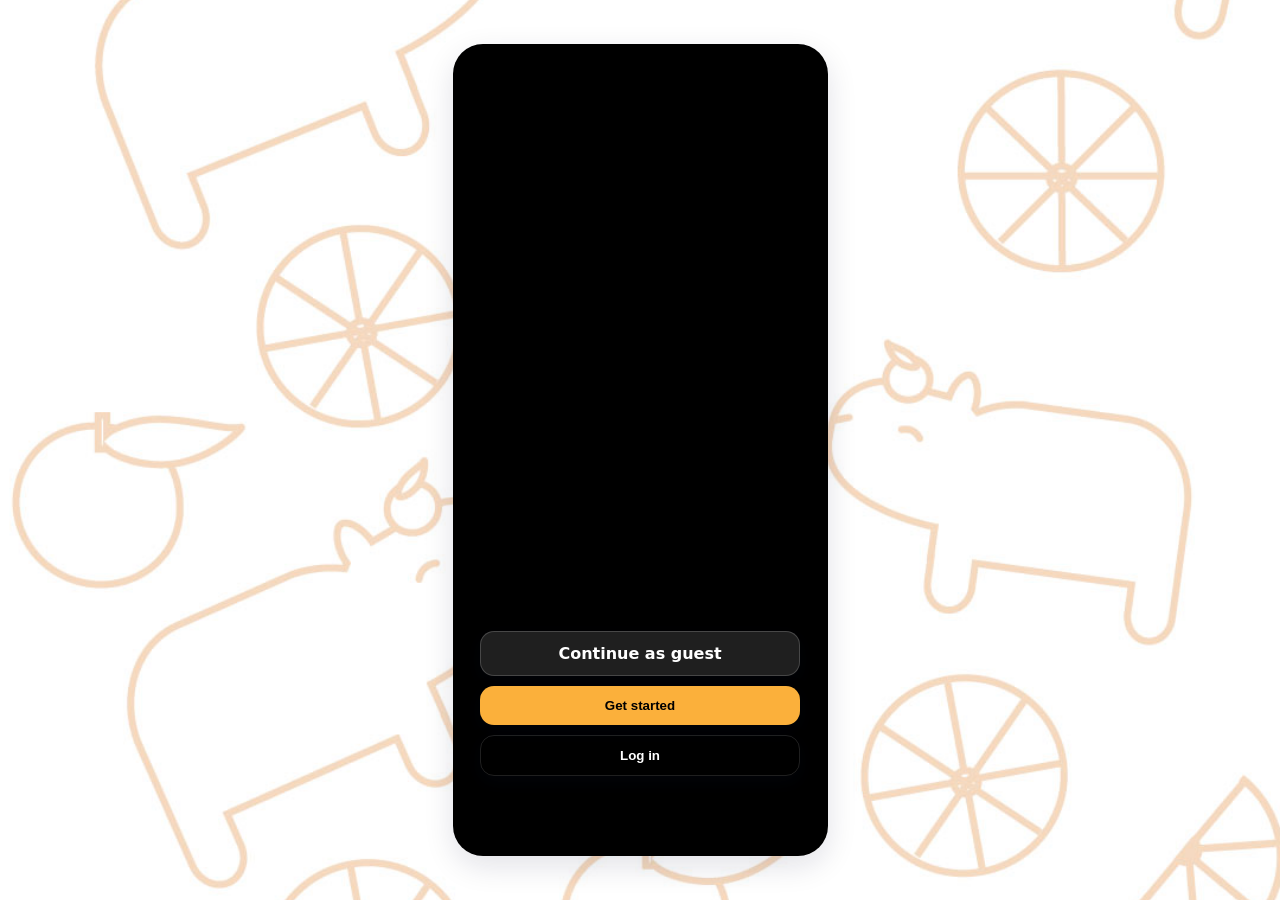
<file: index.html>
<!doctype html>
<html lang="en">
  <head>
    <meta charset="utf-8">
    <meta name="viewport" content="width=device-width, initial-scale=1">
    <title>CapyPal — ADHD app</title>
    <link rel="stylesheet" href="style.css">
  </head>
  <body>
    <section class="entrance">
      <video autoplay muted loop class="bg-video" playsinline>
        <source src="entrance.mp4" type="video/mp4">
      </video>
  <!-- brand removed per request -->
        <div class="buttons hero-ctas">
          <a id="guestBtn" href="home.html" class="btn outline" style="text-decoration:none;display:inline-block;text-align:center">Continue as guest</a>
          <button id="signupBtn" class="btn primary">Get started</button>
          <button id="loginBtn" class="btn secondary">Log in</button>
        </div>
    </section>

    <script src="app.js"></script>
  </body>
</html>
</file>
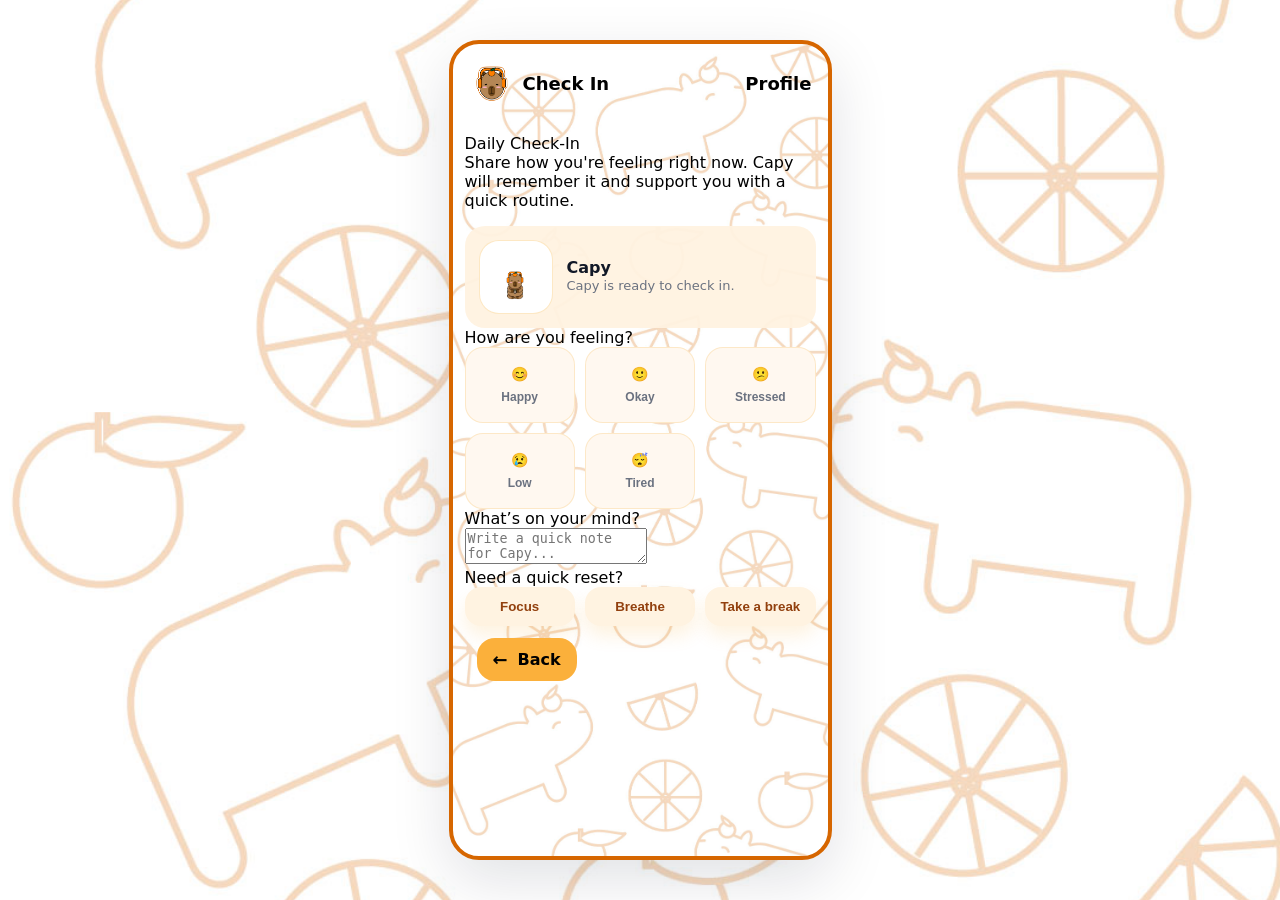
<file: checkin.html>
<!doctype html>
<html lang="en">
  <head>
    <meta charset="utf-8">
    <meta name="viewport" content="width=device-width, initial-scale=1">
    <title>CapyPal — Check In</title>
    <link rel="stylesheet" href="style.css">
  </head>
  <body>
    <div class="app-shell">
      <div class="app-frame">
        <header class="header_home">
          <div class="left">
            <img src="CapyPal-Adhd-app_capy_icon.png" alt="capy" class="app-icon">
            <div class="title">Check In</div>
          </div>
          <div class="right">Profile</div>
        </header>

        <main class="home-main checkin-main">
          <section class="checkin-card">
            <div class="checkin-top">
              <div class="checkin-title">Daily Check‑In</div>
              <div class="checkin-sub">Share how you're feeling right now. Capy will remember it and support you with a quick routine.</div>
              <div class="outfit-preview">
                <img src="cappy_cabybara.png" alt="Hoodie outfit" class="checkin-outfit">
                <div>
                  <div class="outfit-label">Capy</div>
                  <div class="outfit-note">Capy is ready to check in.</div>
                </div>
              </div>
            </div>

            <div class="section-block">
              <div class="section-label">How are you feeling?</div>
              <div class="mood-grid">
                <button type="button" class="mood-option">😊<span>Happy</span></button>
                <button type="button" class="mood-option">🙂<span>Okay</span></button>
                <button type="button" class="mood-option">😕<span>Stressed</span></button>
                <button type="button" class="mood-option">😢<span>Low</span></button>
                <button type="button" class="mood-option">😴<span>Tired</span></button>
              </div>
            </div>

            <div class="section-block">
              <div class="section-label">What’s on your mind?</div>
              <textarea class="checkin-notes" placeholder="Write a quick note for Capy..."></textarea>
            </div>

            <div class="section-block">
              <div class="section-label">Need a quick reset?</div>
              <div class="quick-actions">
                <button type="button" class="quick-pill" data-action="Focus">Focus</button>
                <button type="button" class="quick-pill" data-action="Breathe">Breathe</button>
                <button type="button" class="quick-pill" data-action="Take a break">Take a break</button>
              </div>
            </div>

            <div class="duration-panel hidden" id="durationPanel">
              <div class="section-label">Choose how long</div>
              <div class="duration-controls">
                <label class="duration-row">hrs
                  <input type="number" min="0" max="12" value="0" id="durationHours">
                </label>
                <label class="duration-row">mins
                  <input type="number" min="0" max="59" value="10" id="durationMinutes">
                </label>
                <label class="duration-row">secs
                  <input type="number" min="0" max="59" value="0" id="durationSeconds">
                </label>
              </div>
              <div class="selected-details">Selected: <span id="selectedActionText">Focus</span> for <span id="selectedDurationText">0h 10m 0s</span></div>
            </div>
            <div style="padding:12px;">

              <a href="checkoncapy.html" class="btn back-btn"><span class="back-arrow">←</span>Back</a>
            </div>
          </section>
        </main>
      </div>
    </div>
    <script>
      const quickPills = document.querySelectorAll('.quick-pill');
      const durationPanel = document.getElementById('durationPanel');
      const selectedActionText = document.getElementById('selectedActionText');
      const selectedDurationText = document.getElementById('selectedDurationText');
      const durationInputs = [
        document.getElementById('durationHours'),
        document.getElementById('durationMinutes'),
        document.getElementById('durationSeconds')
      ];

      function updateDurationText() {
        const hours = durationInputs[0].value.padStart(1, '0');
        const mins = durationInputs[1].value.padStart(1, '0');
        const secs = durationInputs[2].value.padStart(1, '0');
        selectedDurationText.textContent = `${hours}h ${mins}m ${secs}s`;
      }

      quickPills.forEach(btn => {
        btn.addEventListener('click', () => {
          quickPills.forEach(item => item.classList.remove('active'));
          btn.classList.add('active');
          selectedActionText.textContent = btn.dataset.action;
          if (!durationPanel.classList.contains('hidden')) {
            updateDurationText();
          }
          durationPanel.classList.remove('hidden');
        });
      });

      durationInputs.forEach(input => {
        input.addEventListener('input', () => {
          if (durationPanel.classList.contains('hidden')) return;
          updateDurationText();
        });
      });

      updateDurationText();
    </script>
  </body>
</html>
</file>
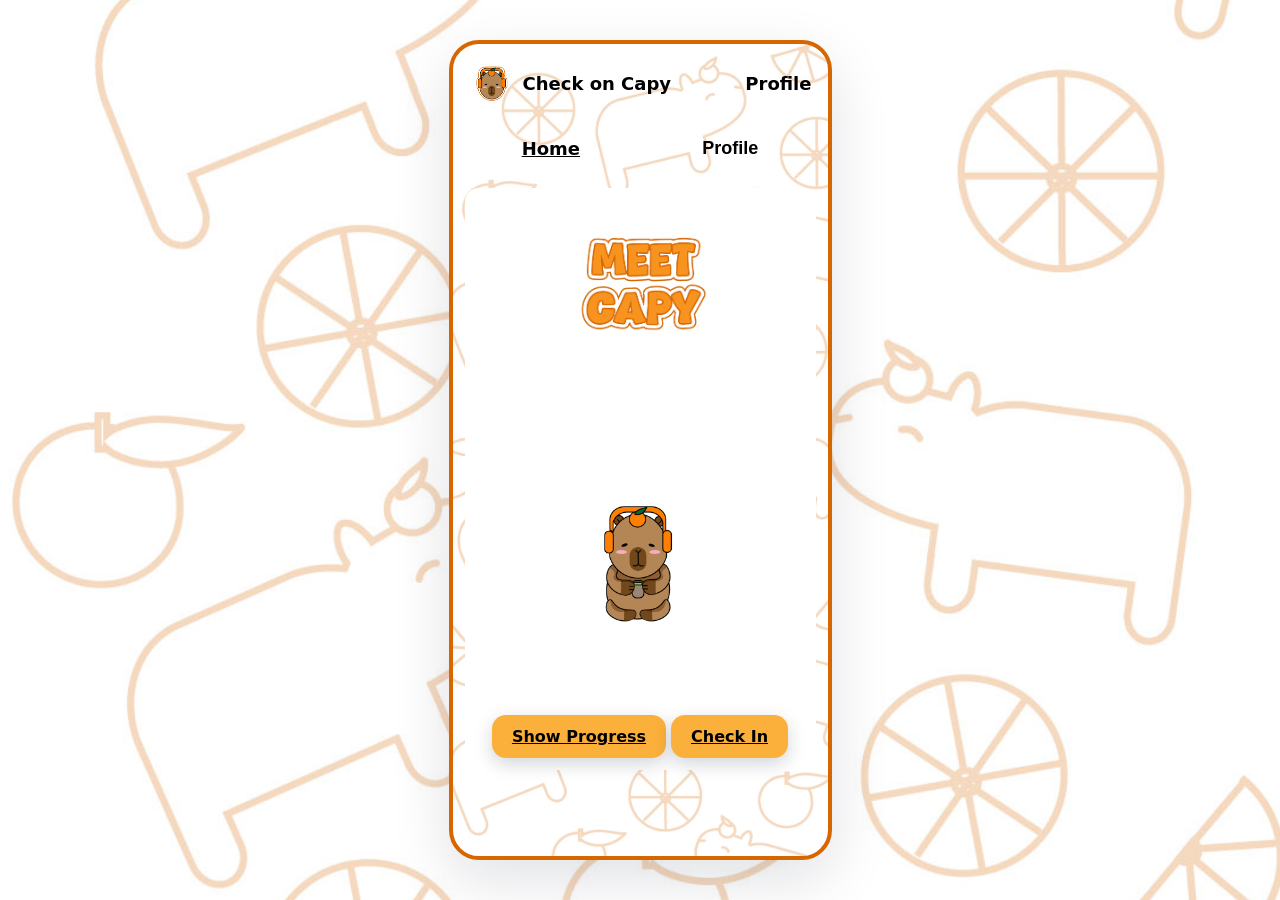
<file: checkoncapy.html>
<!doctype html>
<html lang="en">
  <head>
    <meta charset="utf-8">
    <meta name="viewport" content="width=device-width, initial-scale=1">
    <title>CapyPal — Check on Capy</title>
    <link rel="stylesheet" href="style.css">
  </head>
  <body>
    <div class="app-shell">
      <div class="app-frame">
        <header class="header_home">
          <div class="left">
            <img src="CapyPal-Adhd-app_capy_icon.png" alt="capy" class="app-icon">
            <div class="title">Check on Capy</div>
          </div>
          <div class="right">Profile</div>
        </header>

        <nav class="top-nav">
          <a href="home.html" class="nav-item nav-home">Home</a>
          <button class="nav-item nav-profile">Profile</button>
        </nav>

        <main class="home-main">
          <section class="checkon card">
            <div class="checkon-inner">
              <img src="CapyPal-Adhd-app_meet-capy.png" alt="meet capy" class="checkon-img meet-img">
               <img src="cappy_cabybara.png" alt="capy" class="checkon-img secondary-img">
              <div class="checkon-content">
                <div style="margin-top:12px;display:flex;gap:5px;align-items:center;">
                  <a href="show progress.html" class="btn primary">Show Progress</a>
                  <a href="checkin.html" class="btn primary">Check In</a>
                </div>
              </div>
            </div>
          </section>
        </main>
      </div>
    </div>
  </body>
</html>
</file>
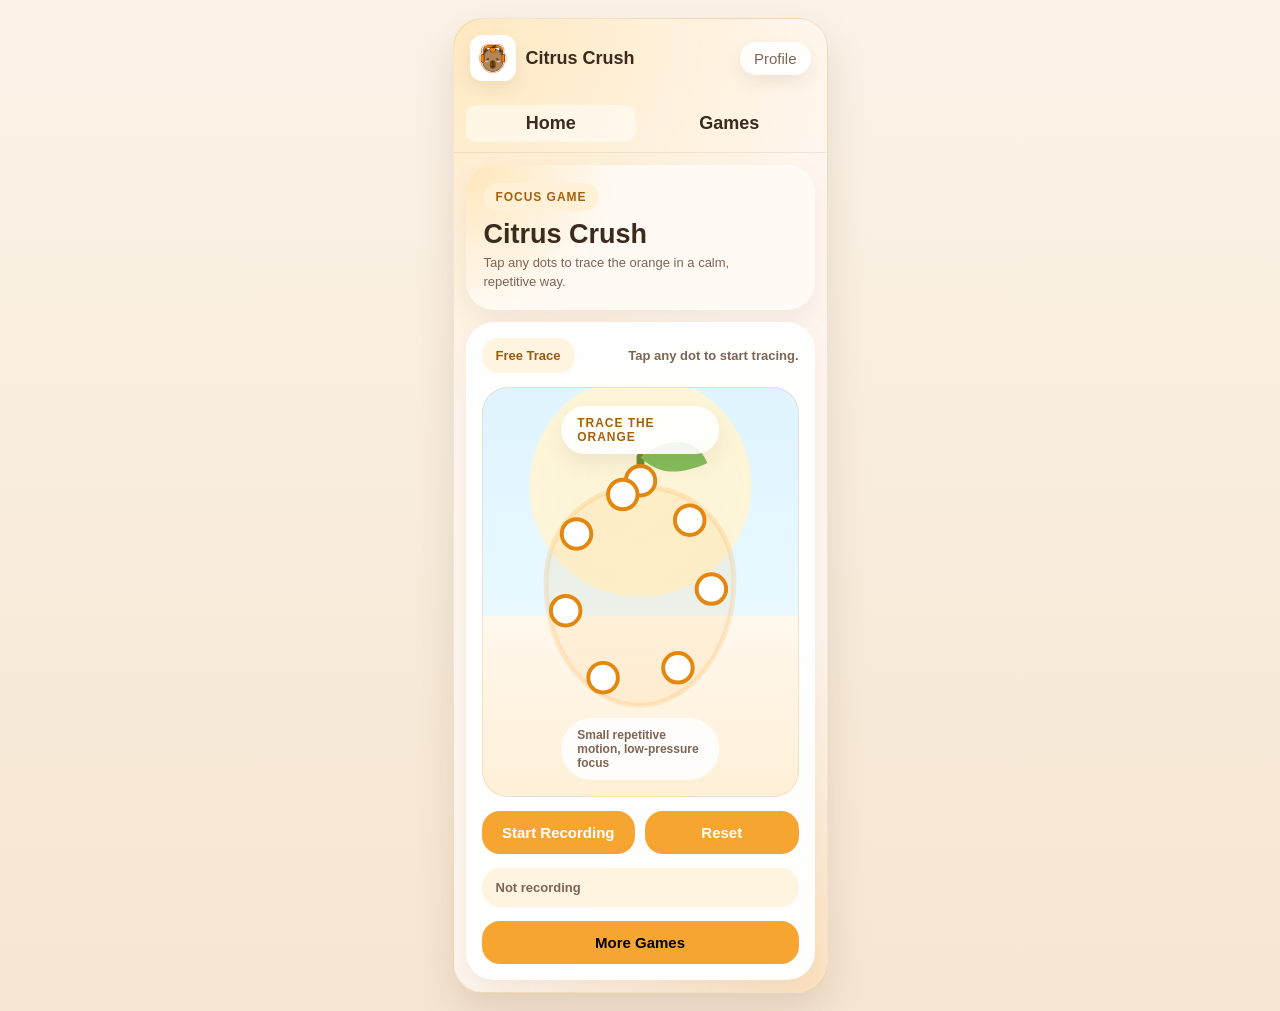
<file: citruscrush.html>
<!doctype html>
<html lang="en">
<head>
  <meta charset="utf-8">
  <meta name="viewport" content="width=device-width, initial-scale=1">
  <title>CapyPal — Citrus Crush</title>
  <style>
    :root {
      --bg: #f8f1e6;
      --frame: #fff7ef;
      --surface: rgba(255, 255, 255, 0.95);
      --text: #3b2a1e;
      --muted: #7d6556;
      --orange: #f7a531;
      --orange-deep: #e48711;
      --orange-soft: #fff1d8;
      --leaf: #8abf63;
      --line: #ff8d32;
      --shadow: 0 18px 40px rgba(96, 65, 33, 0.14);
    }

    * {
      box-sizing: border-box;
    }

    body {
      margin: 0;
      min-height: 100vh;
      display: flex;
      justify-content: center;
      align-items: center;
      padding: 18px;
      background: linear-gradient(180deg, #fbf3e8 0%, #f6e6d1 100%);
      color: var(--text);
      font-family: Arial, Helvetica, sans-serif;
    }

    .app-shell {
      width: 100%;
      max-width: 375px;
    }

    .app-frame {
      width: 375px;
      min-height: 812px;
      display: flex;
      flex-direction: column;
      background:
        radial-gradient(circle at top left, rgba(255, 231, 187, 0.9), transparent 38%),
        radial-gradient(circle at bottom right, rgba(247, 165, 49, 0.24), transparent 34%),
        var(--frame);
      border-radius: 30px;
      box-shadow: var(--shadow);
      border: 1px solid rgba(180, 125, 66, 0.16);
      overflow: hidden;
    }

    .header_home {
      display: flex;
      justify-content: space-between;
      align-items: center;
      padding: 16px;
    }

    .left {
      display: flex;
      align-items: center;
      gap: 10px;
      min-width: 0;
    }

    .app-icon {
      width: 46px;
      height: 46px;
      border-radius: 12px;
      object-fit: cover;
      background: #fff;
      padding: 4px;
      box-shadow: 0 8px 18px rgba(64, 43, 17, 0.08);
    }

    .title {
      font-size: 18px;
      font-weight: 800;
      color: var(--text);
      text-decoration: none;
      white-space: nowrap;
    }

    .right {
      padding: 8px 14px;
      border-radius: 999px;
      background: rgba(255, 255, 255, 0.88);
      color: var(--muted);
      font-size: 15px;
      box-shadow: 0 8px 18px rgba(64, 43, 17, 0.08);
    }

    .top-nav {
      display: flex;
      gap: 8px;
      justify-content: space-around;
      padding: 8px 12px 10px;
      border-bottom: 1px solid rgba(125, 101, 86, 0.12);
    }

    .nav-item {
      flex: 1;
      text-align: center;
      padding: 8px 12px;
      border-radius: 10px;
      border: none;
      background: transparent;
      color: var(--text);
      font-size: 18px;
      font-weight: 800;
      text-decoration: none;
    }

    .nav-home {
      background: rgba(255, 255, 255, 0.48);
    }

    .home-main {
      flex: 1;
      padding: 12px;
      display: grid;
      gap: 12px;
    }

    .hero-card,
    .game-card {
      background: var(--surface);
      border-radius: 28px;
      box-shadow: 0 14px 30px rgba(96, 65, 33, 0.08);
    }

    .hero-card {
      padding: 18px;
      display: grid;
      grid-template-columns: 1fr auto;
      gap: 12px;
      align-items: center;
      background:
        radial-gradient(circle at top left, rgba(255, 214, 138, 0.55), transparent 40%),
        rgba(255, 250, 244, 0.98);
    }

    .hero-copy {
      min-width: 0;
    }

    .eyebrow {
      display: inline-flex;
      align-items: center;
      gap: 8px;
      padding: 7px 12px;
      border-radius: 999px;
      background: var(--orange-soft);
      color: #a8600d;
      font-size: 12px;
      font-weight: 800;
      text-transform: uppercase;
      letter-spacing: 0.08em;
    }

    .hero-title {
      margin: 10px 0 6px;
      font-size: 27px;
      line-height: 1;
      font-weight: 900;
    }

    .hero-title-image {
      width: 100%;
      max-width: 220px;
      display: block;
      margin: 10px 0 8px;
    }

    .hero-sub {
      margin: 0;
      font-size: 13px;
      line-height: 1.45;
      color: var(--muted);
    }

    .hero-badge {
      width: 88px;
      height: 88px;
      border-radius: 24px;
      object-fit: contain;
      background: linear-gradient(180deg, #fff3db 0%, #ffdca6 100%);
      padding: 12px;
      box-shadow: inset 0 0 0 1px rgba(228, 135, 17, 0.12);
    }

    .game-card {
      padding: 16px;
      display: grid;
      gap: 14px;
    }

    .status-row {
      display: flex;
      align-items: center;
      justify-content: space-between;
      gap: 12px;
      flex-wrap: wrap;
    }

    .status-chip {
      padding: 10px 14px;
      border-radius: 16px;
      background: #fff4df;
      color: #9a5b10;
      font-size: 13px;
      font-weight: 800;
    }

    .status-text {
      font-size: 13px;
      color: var(--muted);
      font-weight: 700;
    }

    .game-area {
      position: relative;
      height: 410px;
      overflow: hidden;
      border-radius: 26px;
      background:
        radial-gradient(circle at 50% 24%, rgba(255, 245, 212, 0.95) 0, rgba(255, 245, 212, 0.92) 110px, rgba(255, 255, 255, 0) 112px),
        linear-gradient(180deg, #dff4ff 0%, #e9f9ff 56%, #fff8ed 56%, #fff0d7 100%);
      border: 1px solid rgba(221, 173, 112, 0.28);
    }

    .game-label {
      position: absolute;
      top: 18px;
      left: 50%;
      transform: translateX(-50%);
      padding: 10px 16px;
      border-radius: 999px;
      background: rgba(255, 255, 255, 0.9);
      color: #a7600d;
      font-size: 12px;
      font-weight: 800;
      letter-spacing: 0.08em;
      text-transform: uppercase;
      z-index: 2;
      box-shadow: 0 10px 20px rgba(90, 63, 28, 0.08);
    }

    .game-svg {
      position: absolute;
      inset: 0;
      width: 100%;
      height: 100%;
    }

    .outline-path {
      fill: rgba(255, 183, 76, 0.12);
      stroke: rgba(255, 153, 36, 0.18);
      stroke-width: 5;
    }

    .drawn-line {
      fill: none;
      stroke: var(--line);
      stroke-width: 8;
      stroke-linecap: round;
      stroke-linejoin: round;
      filter: drop-shadow(0 6px 8px rgba(255, 141, 50, 0.22));
    }

    .dot {
      fill: #fff;
      stroke: var(--orange-deep);
      stroke-width: 4;
      cursor: pointer;
      transition: transform 0.18s ease, fill 0.18s ease;
    }

    .dot:hover {
      transform: scale(1.06);
    }

    .dot.completed {
      fill: #ffc156;
    }

    .dot.current {
      fill: #fff1b9;
    }

    .orange-leaf {
      fill: #85bc5b;
    }

    .orange-stem {
      stroke: #6d8b34;
      stroke-width: 8;
      stroke-linecap: round;
    }

    .ground-pill {
      position: absolute;
      left: 50%;
      bottom: 16px;
      transform: translateX(-50%);
      padding: 10px 16px;
      border-radius: 999px;
      background: rgba(255, 255, 255, 0.88);
      color: var(--muted);
      font-size: 12px;
      font-weight: 700;
      z-index: 2;
    }

    .controls {
      display: grid;
      grid-template-columns: 1fr 1fr;
      gap: 10px;
    }

    .recording-status {
      padding: 12px 14px;
      border-radius: 18px;
      background: #fff4df;
      color: var(--muted);
      font-size: 13px;
      font-weight: 700;
    }

    .audio-preview {
      display: none;
      width: 100%;
      margin-top: 2px;
    }

    .audio-preview.show {
      display: block;
    }

    .transcript-card {
      display: none;
      gap: 10px;
      padding: 14px;
      border-radius: 20px;
      background: #fff8ef;
      border: 1px solid rgba(221, 173, 112, 0.24);
    }

    .transcript-card.show {
      display: grid;
    }

    .transcript-head {
      display: flex;
      justify-content: space-between;
      align-items: center;
      gap: 10px;
    }

    .transcript-title {
      font-size: 15px;
      font-weight: 800;
      color: var(--text);
    }

    .transcript-note {
      font-size: 12px;
      color: var(--muted);
      font-weight: 700;
    }

    .transcript-editor {
      width: 100%;
      min-height: 160px;
      resize: vertical;
      border: 1px solid rgba(221, 173, 112, 0.28);
      border-radius: 16px;
      padding: 12px 14px;
      font: inherit;
      color: var(--text);
      background: #fff;
    }

    .btn {
      display: inline-flex;
      align-items: center;
      justify-content: center;
      gap: 8px;
      padding: 13px 16px;
      border-radius: 18px;
      border: none;
      cursor: pointer;
      text-decoration: none;
      font-size: 15px;
      font-weight: 800;
      transition: transform 0.18s ease, background 0.18s ease;
    }

    .btn:hover {
      transform: translateY(-1px);
    }

    .btn.primary {
      background: var(--orange);
      color: #fff;
    }

    .btn.primary:hover {
      background: var(--orange-deep);
    }

    .btn.secondary {
      background: #fff3df;
      color: #9a5b10;
    }

    .btn.more-games {
      background: var(--orange);
      color: #000;
    }

    .btn.more-games:hover {
      background: var(--orange-deep);
      color: #000;
    }

    .hint-card {
      padding: 14px 16px;
      border-radius: 20px;
      background: #fff8ef;
      color: var(--muted);
      font-size: 13px;
      line-height: 1.45;
      border: 1px solid rgba(221, 173, 112, 0.24);
    }

    @media (max-width: 420px) {
      body {
        padding: 10px;
      }

      .app-frame {
        width: 100%;
        min-height: auto;
      }

      .hero-card {
        grid-template-columns: 1fr;
      }

      .hero-badge {
        width: 76px;
        height: 76px;
      }

      .game-area {
        height: 380px;
      }
    }
  </style>
</head>
<body>
  <div class="app-shell">
    <div class="app-frame">
      <header class="header_home">
        <div class="left">
          <img src="CapyPal-Adhd-app_capy_icon.png" alt="CapyPal icon" class="app-icon">
          <a href="games.html" class="title">Citrus Crush</a>
        </div>
        <div class="right">Profile</div>
      </header>

      <nav class="top-nav" aria-label="Main navigation">
        <a href="home.html" class="nav-item nav-home">Home</a>
        <a href="games.html" class="nav-item">Games</a>
      </nav>

      <main class="home-main">
        <section class="hero-card">
          <div class="hero-copy">
            <div class="eyebrow">Focus Game</div>
            <h1 class="hero-title">Citrus Crush</h1>
            <p class="hero-sub">Tap any dots to trace the orange in a calm, repetitive way.</p>
          </div>
        </section>

        <section class="game-card">
          <div class="status-row">
            <div class="status-chip" id="progressChip">Free Trace</div>
            <div class="status-text" id="statusText">Tap any dot to start tracing.</div>
          </div>

          <div class="game-area">
            <div class="game-label">Trace the Orange</div>
            <svg class="game-svg" viewBox="0 0 320 410" aria-label="Connect the dots citrus game">
              <path class="outline-path" d="M160 98 C214 98 255 138 255 194 C255 266 207 320 160 320 C108 320 64 268 64 196 C64 138 107 98 160 98 Z"></path>
              <path class="orange-stem" d="M160 92 L160 68"></path>
              <path class="orange-leaf" d="M160 68 C188 46 217 47 228 74 C201 86 179 87 160 68 Z"></path>
              <polyline class="drawn-line" id="drawnLine" points=""></polyline>
              <circle class="dot" cx="160" cy="92" r="15"></circle>
              <circle class="dot" cx="210" cy="132" r="15"></circle>
              <circle class="dot" cx="232" cy="202" r="15"></circle>
              <circle class="dot" cx="198" cy="282" r="15"></circle>
              <circle class="dot" cx="122" cy="292" r="15"></circle>
              <circle class="dot" cx="84" cy="224" r="15"></circle>
              <circle class="dot" cx="95" cy="146" r="15"></circle>
              <circle class="dot" cx="142" cy="106" r="15"></circle>
            </svg>
            <div class="ground-pill">Small repetitive motion, low-pressure focus</div>
          </div>

          <div class="controls">
            <button class="btn primary" id="recordBtn" type="button">Start Recording</button>
            <button class="btn primary" id="resetBtn" type="button">Reset</button>
          </div>

          <div class="recording-status" id="recordingStatus">Not recording</div>
          <section class="transcript-card" id="transcriptCard">
            <div class="transcript-head">
              <div class="transcript-title">Transcript</div>
              <div class="transcript-note" id="transcriptNote">Ready after recording</div>
            </div>
            <textarea id="transcriptEditor" class="transcript-editor" spellcheck="true"></textarea>
          </section>
          <a href="games.html" class="btn secondary more-games">More Games</a>
          <audio id="audioPreview" class="audio-preview" controls></audio>
        </section>
      </main>
    </div>
  </div>

  <script>
    const dots = Array.from(document.querySelectorAll('.dot'));
    const drawnLine = document.getElementById('drawnLine');
    const progressChip = document.getElementById('progressChip');
    const statusText = document.getElementById('statusText');
    const recordBtn = document.getElementById('recordBtn');
    const recordingStatus = document.getElementById('recordingStatus');
    const transcriptCard = document.getElementById('transcriptCard');
    const transcriptNote = document.getElementById('transcriptNote');
    const transcriptEditor = document.getElementById('transcriptEditor');
    const audioPreview = document.getElementById('audioPreview');
    const resetBtn = document.getElementById('resetBtn');

    let points = [];
    let tracedCount = 0;
    let mediaRecorder = null;
    let recordedChunks = [];
    let isRecording = false;
    let activeStream = null;
    const SpeechRecognition = window.SpeechRecognition || window.webkitSpeechRecognition;
    const transcriptSupported = Boolean(SpeechRecognition);
    let recognition = null;
    let transcriptFinal = '';

    function setupRecognition() {
      if (!transcriptSupported) return;
      recognition = new SpeechRecognition();
      recognition.continuous = true;
      recognition.interimResults = true;
      recognition.lang = 'en-US';
      recognition.onresult = (event) => {
        let interim = '';
        for (let i = event.resultIndex; i < event.results.length; i += 1) {
          const result = event.results[i];
          const text = result[0].transcript;
          if (result.isFinal) {
            transcriptFinal += `${text} `;
          } else {
            interim += text;
          }
        }
        transcriptEditor.value = `${transcriptFinal}${interim}`.trim();
      };
      recognition.onerror = () => {
        transcriptNote.textContent = 'Transcription paused. You can still edit notes below.';
      };
    }

    function startTranscriptCapture() {
      transcriptFinal = '';
      transcriptEditor.value = '';
      transcriptCard.classList.remove('show');
      transcriptNote.textContent = transcriptSupported ? 'Listening for speech...' : 'Type notes after recording';
      if (recognition) {
        try {
          recognition.start();
        } catch (err) {
          console.error('Speech recognition start error:', err);
        }
      }
    }

    function finishTranscriptCapture() {
      if (recognition) {
        try {
          recognition.stop();
        } catch (err) {
          console.error('Speech recognition stop error:', err);
        }
      }
      transcriptCard.classList.add('show');
      if (!transcriptSupported) {
        transcriptNote.textContent = 'Automatic transcription is unavailable here. You can type and edit notes below.';
        transcriptEditor.value = transcriptEditor.value || 'Add your lecture notes here...';
      } else if (!transcriptEditor.value.trim()) {
        transcriptNote.textContent = 'No speech detected. You can type and edit notes below.';
      } else {
        transcriptNote.textContent = 'Transcript ready to edit.';
      }
    }

    setupRecognition();

    function syncUi() {
      if (!tracedCount) {
        progressChip.textContent = 'Free Trace';
        statusText.textContent = 'Tap any dot to start tracing.';
      } else if (tracedCount < dots.length) {
        progressChip.textContent = `${tracedCount} Dots Traced`;
        statusText.textContent = 'Keep tapping any dots that feel good to trace.';
      } else {
        progressChip.textContent = 'Orange complete';
        statusText.textContent = 'Nice. You traced the full shape and can keep going or reset.';
      }
    }

    function resetGame() {
      points = [];
      tracedCount = 0;
      drawnLine.setAttribute('points', '');
      dots.forEach((dot) => {
        dot.classList.remove('completed');
      });
      syncUi();
    }

    dots.forEach((dot) => {
      dot.addEventListener('click', () => {
        if (dot.classList.contains('completed')) {
          statusText.textContent = 'Pick any other dot to keep the line moving.';
          return;
        }

        dot.classList.add('completed');
        points.push(`${dot.getAttribute('cx')},${dot.getAttribute('cy')}`);
        drawnLine.setAttribute('points', points.join(' '));
        tracedCount += 1;
        syncUi();
      });
    });

    recordBtn.addEventListener('click', async () => {
      if (!isRecording) {
        if (!navigator.mediaDevices || !navigator.mediaDevices.getUserMedia) {
          alert('Your browser does not support audio recording.');
          return;
        }

        try {
          activeStream = await navigator.mediaDevices.getUserMedia({ audio: true });
          mediaRecorder = new MediaRecorder(activeStream);
          recordedChunks = [];

          mediaRecorder.ondataavailable = (event) => {
            if (event.data && event.data.size > 0) {
              recordedChunks.push(event.data);
            }
          };

          mediaRecorder.onstop = () => {
            const blob = new Blob(recordedChunks, { type: 'audio/webm' });
            const url = URL.createObjectURL(blob);

            audioPreview.src = url;
            audioPreview.classList.add('show');
            recordingStatus.textContent = 'Recording saved. You can play it below.';
            recordBtn.textContent = 'Start Recording';

            if (activeStream) {
              activeStream.getTracks().forEach(track => track.stop());
              activeStream = null;
            }

            isRecording = false;
            finishTranscriptCapture();

            const downloadLink = document.createElement('a');
            downloadLink.href = url;
            downloadLink.download = 'citrus_crush_recording.webm';
            downloadLink.style.display = 'none';
            document.body.appendChild(downloadLink);
            downloadLink.click();
            document.body.removeChild(downloadLink);
          };

          mediaRecorder.start();
          isRecording = true;
          recordBtn.textContent = 'Stop Recording';
          recordingStatus.textContent = 'Recording... Tap again to stop.';
          audioPreview.classList.remove('show');
          audioPreview.removeAttribute('src');
          audioPreview.load();
          startTranscriptCapture();
        } catch (err) {
          console.error('Error starting recording:', err);
          alert('Could not start recording. Please allow microphone access.');
        }
      } else if (mediaRecorder && mediaRecorder.state !== 'inactive') {
        mediaRecorder.stop();
      }
    });

    resetBtn.addEventListener('click', resetGame);
    resetGame();
  </script>
</body>
</html>
</file>
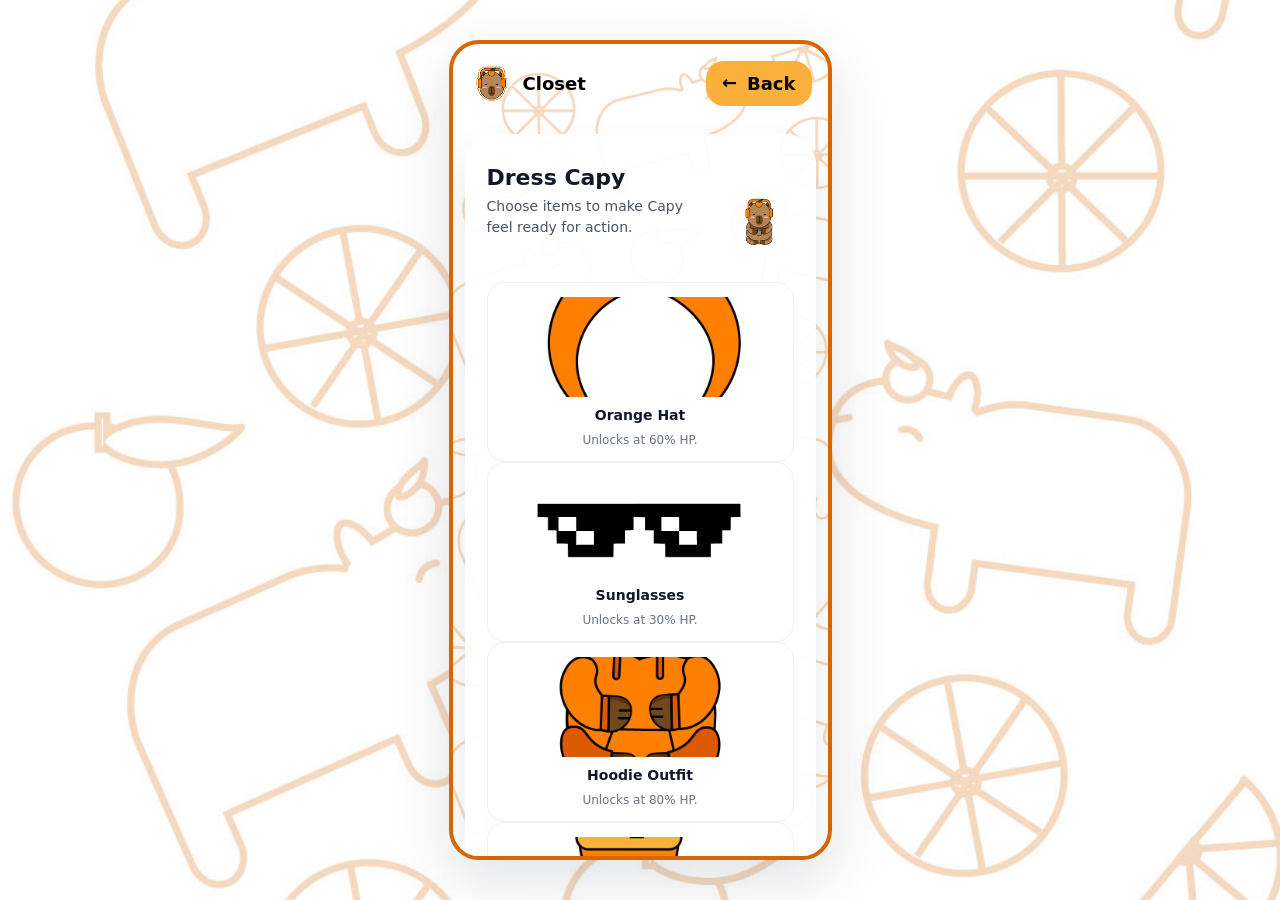
<file: closet.html>
<!doctype html>
<html lang="en">
<head>
  <meta charset="utf-8">
  <meta name="viewport" content="width=device-width, initial-scale=1">
  <title>CapyPal — Closet</title>
  <link rel="stylesheet" href="style.css">
</head>
<body>
  <div class="app-shell">
    <div class="app-frame">
      <header class="header_home">
        <div class="left">
          <img src="CapyPal-Adhd-app_capy_icon.png" alt="capy" class="app-icon">
          <div class="title">Closet</div>
        </div>
        <div class="right">
          <a href="show progress.html" class="btn back-btn"><span class="back-arrow">←</span>Back</a>
        </div>
      </header>

      <main class="home-main closet-main">
        <section class="closet-card">
          <div class="closet-header">
            <div>
              <div class="page-title">Dress Capy</div>
              <p class="page-sub">Choose items to make Capy feel ready for action.</p>
            </div>
            <img src="cappy_cabybara.png" alt="Capy" class="closet-avatar">
          </div>

          <div class="closet-grid">
            <div class="closet-item">
              <img src="orangehat.png" alt="Orange Hat">
              <strong>Orange Hat</strong>
              <small>Unlocks at 60% HP.</small>
            </div>
            <div class="closet-item">
              <img src="sunglasses.png" alt="Sunglasses">
              <strong>Sunglasses</strong>
              <small>Unlocks at 30% HP.</small>
            </div>
            <div class="closet-item">
              <img src="hoodie_outfit.png" alt="Hoodie Outfit">
              <strong>Hoodie Outfit</strong>
              <small>Unlocks at 80% HP.</small>
            </div>
            <div class="closet-item">
              <img src="boba.png" alt="Boba">
              <strong>Boba</strong>
              <small>Unlocks at 40% HP.</small>
            </div>
            <div class="closet-item">
              <img src="japaneseoutfit.png" alt="Japanese Outfit">
              <strong>Japanese Outfit</strong>
              <small>Unlocks at 100% HP.</small>
            </div>
          </div>
        </section>
      </main>
    </div>
  </div>
</body>
</html>
</file>
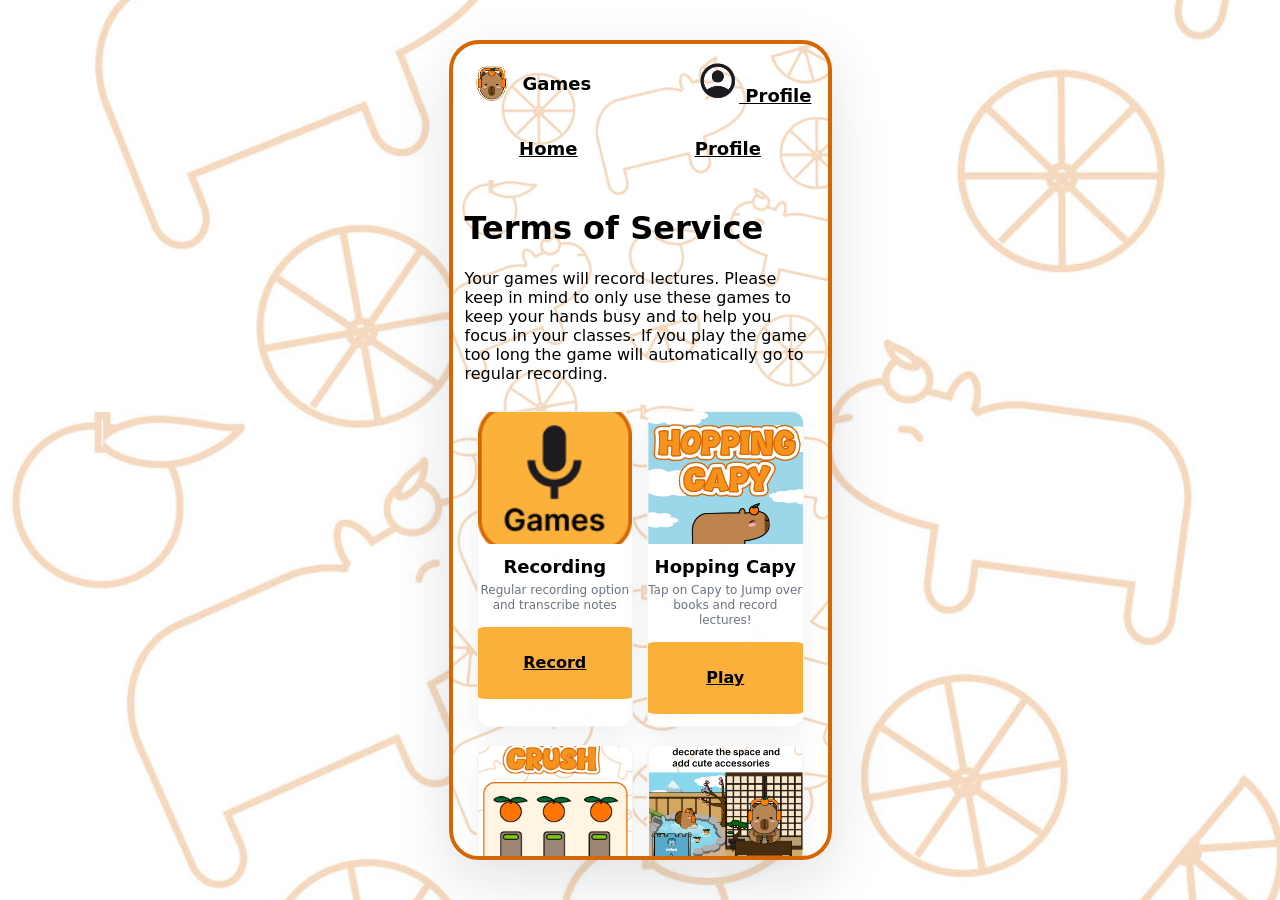
<file: games.html>
<!doctype html>
<html lang="en">
  <head>
    <meta charset="utf-8">
    <meta name="viewport" content="width=device-width, initial-scale=1">
    <title>CapyPal — Games</title>
    <link rel="stylesheet" href="style.css">
  </head>
  <body>
    <div class="app-shell">
      <div class="app-frame">
        <header class="header_home">
          <div class="left">
            <img src="CapyPal-Adhd-app_capy_icon.png" alt="capy" class="app-icon">
            <div class="title">Games</div>
          </div>
          <a href="profile.html" class="right">
            <img src="account_circle.png" alt="profile" class="avatar"> Profile
          </a>
        </header>

        <nav class="top-nav">
          <a href="home.html" class="nav-item nav-home">Home</a>
          <a href="profile.html" class="nav-item nav-profile">Profile</a>
        </nav>

        <main class="home-main">
            <h1>Terms of Service</h1>
             <p>Your games will record lectures.

Please keep in mind to only use 
these games to keep your hands busy and to help you focus in your classes.

If you play the game too long the game will automatically go to regular recording.
</p>
          <section class="game-grid">
            <article class="game-card">
              <img src="games_button.png" alt="recording" />
              <div class="game-title">Recording</div>
              <div class="game-desc">Regular recording option and transcribe notes</div>
              <a href="recording.html" class="btn primary play-btn">Record</a>
            </article>

            <article class="game-card">
              <img src="hopping capy_preview.png" alt="hopping capy" />
              <div class="game-title">Hopping Capy</div>
              <div class="game-desc">Tap on Capy to Jump over books and record lectures!</div>
              <a href="hoppingcapy.html" class="btn primary play-btn">Play</a>
            </article>

            <article class="game-card">
              <img src="citrus crush_preview.png" alt="citrus crush" />
              <div class="game-title">Citrus Crush</div>
              <div class="game-desc">Match two or more similar items. The Go button will glow green and Capy will help assist you to clear the board.</div>
              <a href="citruscrush.html" class="btn primary play-btn">Play</a>
            </article>

            <article class="game-card">
              <img src="sticker_deco_preview.png" alt="sticker decoration" />
              <div class="game-title">Sticker Decoration</div>
              <div class="game-desc">Click on the scene to decorate the space and add cute accessories</div>
              <a href="sticker_decoration.html" class="btn primary play-btn">Play</a>
            </article>
          </section>
        </main>
      </div>
    </div>

    <script src="app.js"></script>
  </body>
</html>
</file>
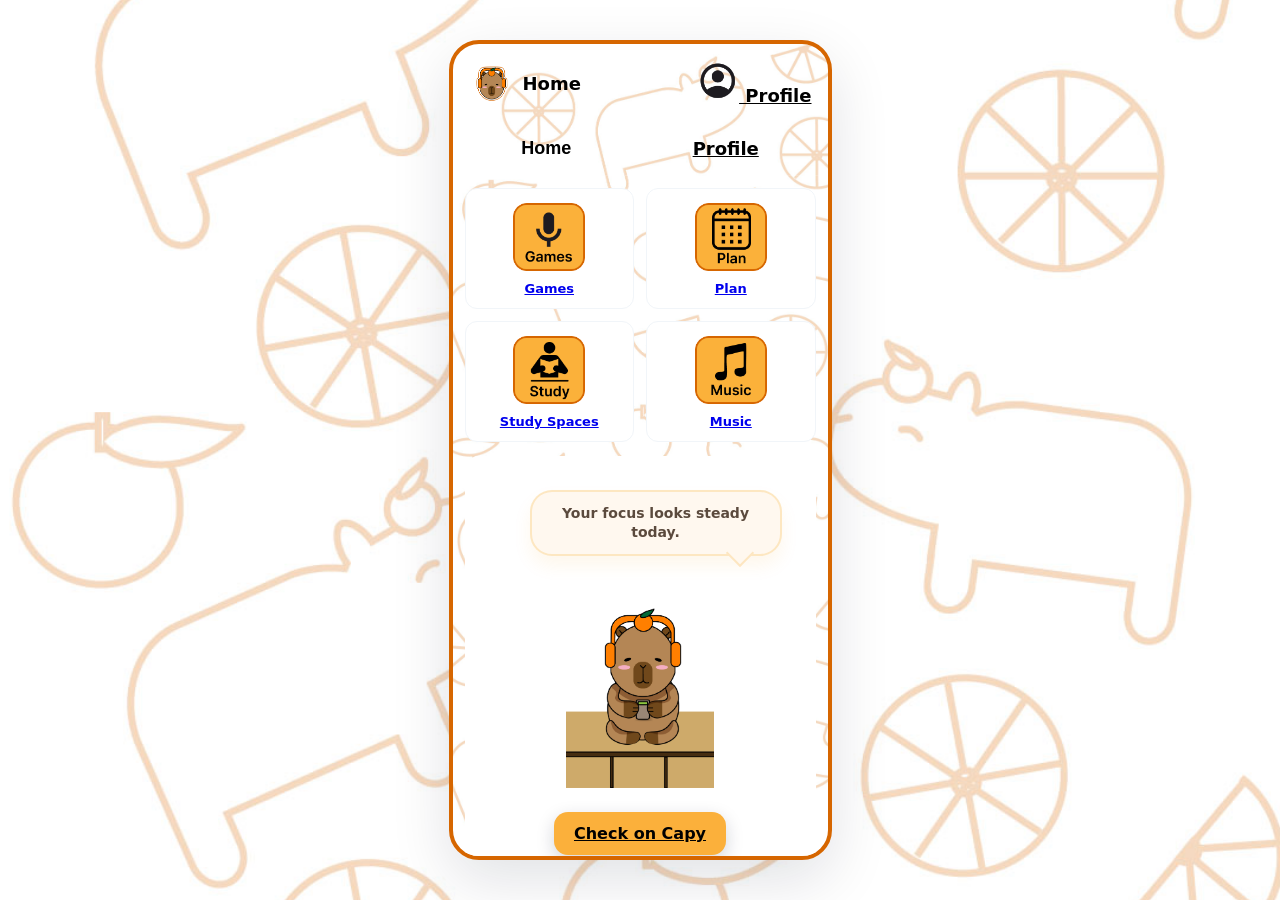
<file: home.html>
<!doctype html>
<html lang="en">
  <head>
    <meta charset="utf-8">
    <meta name="viewport" content="width=device-width, initial-scale=1">
    <title>CapyPal — Home</title>
    <link rel="stylesheet" href="style.css">
  </head>
  <body>
    <div class="app-shell">
      <div class="app-frame">
        <header class="header_home">
          <div class="left">
            <img src="CapyPal-Adhd-app_capy_icon.png" alt="capy" class="app-icon">
            <div class="title">Home</div>
          </div>
          <a href="profile.html" class="right">
            <img src="account_circle.png" alt="profile" class="avatar"> Profile
          </a>
        </header>

        <nav class="top-nav">
          <button class="nav-item nav-home">Home</button>
          <a href="profile.html" class="nav-item nav-profile">Profile</a>
        </nav>

        <main class="home-main">
          <section class="actions-grid">
            <a href="games.html" class="action-btn">
              <img src="games_button.png" alt="games">
              <div class="btn-label">Games</div>
            </a>
            <a href="plan.html" class="action-btn">
              <img src="plan_button.png" alt="plan">
              <div class="btn-label">Plan</div>
            </a>
            <a href="studyspaces.html" class="action-btn">
              <img src="study_button.png" alt="study spaces">
              <div class="btn-label">Study Spaces</div>
            </a>
            <a href="music.html" class="action-btn">
              <img src="music_button.png" alt="music">
              <div class="btn-label">Music</div>
            </a>
          </section>

          <section class="checkon card">
            <div class="checkon-inner">
              <div class="capy-status-note">
                  Your focus looks steady today.
                </div>
              <img src="capy_checkon.png" alt="capy" class="checkon-img">
              <div class="checkon-content">
                <a href="checkoncapy.html" class="btn primary">Check on Capy</a>
              </div>
            </div>
          </section>
        </main>
      </div>
    </div>

    <script src="app.js"></script>
  </body>
</html>
</file>
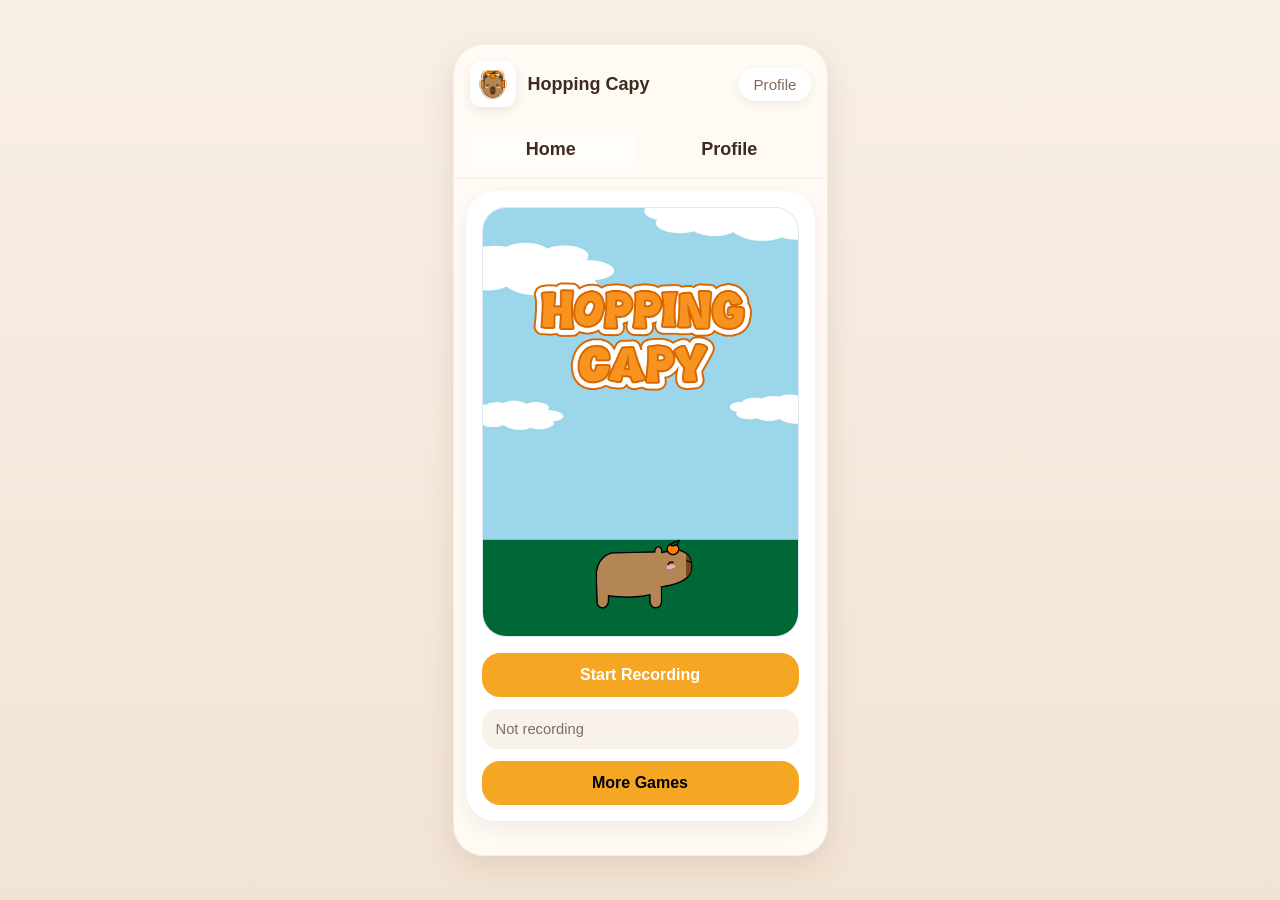
<file: hoppingcapy.html>
<!doctype html>
<html lang="en">
<head>
  <meta charset="utf-8">
  <meta name="viewport" content="width=device-width, initial-scale=1">
  <title>CapyPal — Hopping Capy</title>
  <style>
    :root {
      --bg: #f7efe5;
      --card: #fffaf4;
      --surface: #ffffff;
      --text: #3d2b1f;
      --muted: #7e6b5f;
      --accent: #f5a623;
      --accent-dark: #dc8d12;
      --nav-bg: #f2dfcb;
      --shadow: 0 10px 30px rgba(91, 62, 34, 0.12);
      --radius-xl: 28px;
      --radius-lg: 20px;
      --radius-md: 14px;
    }

    * {
      box-sizing: border-box;
    }

    body {
      margin: 0;
      font-family: Arial, Helvetica, sans-serif;
      background: linear-gradient(180deg, #f8efe6 0%, #f2e4d4 100%);
      color: var(--text);
      min-height: 100vh;
      display: flex;
      justify-content: center;
      align-items: center;
      padding: 18px;
    }

    .app-shell {
      width: 100%;
      max-width: 375px;
    }

    .app-frame {
      background: var(--card);
      width: 375px;
      min-height: 812px;
      border-radius: 30px;
      box-shadow: var(--shadow);
      overflow: hidden;
      border: 1px solid rgba(125, 92, 57, 0.08);
      display: flex;
      flex-direction: column;
    }

    .header_home {
      display: flex;
      align-items: center;
      justify-content: space-between;
      padding: 16px;
      background: transparent;
    }

    .left {
      display: flex;
      align-items: center;
      gap: 12px;
      min-width: 0;
    }

    .app-icon {
      width: 46px;
      height: 46px;
      object-fit: cover;
      border-radius: 12px;
      background: #fff;
      padding: 4px;
      box-shadow: 0 4px 12px rgba(0, 0, 0, 0.08);
    }

    .title {
      text-decoration: none;
      color: var(--text);
      font-size: 18px;
      font-weight: 800;
      white-space: nowrap;
    }

    .right {
      background: #fff;
      border-radius: 999px;
      padding: 8px 14px;
      font-size: 0.95rem;
      color: var(--muted);
      box-shadow: 0 4px 12px rgba(0, 0, 0, 0.06);
    }

    .top-nav {
      display: flex;
      gap: 8px;
      justify-content: space-around;
      padding: 8px 12px 10px;
      border-bottom: 1px solid rgba(125, 92, 57, 0.08);
    }

    .nav-item {
      flex: 1;
      text-align: center;
      text-decoration: none;
      border: none;
      border-radius: 10px;
      padding: 8px 12px;
      font-size: 18px;
      font-weight: 800;
      cursor: pointer;
      background: transparent;
      color: var(--text);
      transition: transform 0.2s ease, background 0.2s ease;
    }

    .nav-item:hover {
      transform: translateY(-1px);
    }

    .nav-home {
      background: rgba(255, 255, 255, 0.45);
      color: var(--text);
    }

    .home-main {
      padding: 12px 12px 18px;
      flex: 1;
    }

    .card {
      background: var(--surface);
      border-radius: 30px;
      padding: 16px;
      box-shadow: 0 8px 22px rgba(0, 0, 0, 0.06);
      min-height: 100%;
    }

    .game-card {
      display: grid;
      gap: 16px;
    }

    .game-area {
      position: relative;
      height: 430px;
      border-radius: 24px;
      overflow: hidden;
      background: #e8f4ff;
      border: 1px solid rgba(0, 0, 0, 0.05);
    }

    .game-bg {
      width: 100%;
      height: 100%;
      object-fit: cover;
      display: block;
    }

    .sky-text {
      position: absolute;
      top: 18px;
      left: 50%;
      width: 72%;
      max-width: 240px;
      transform: translateX(-50%);
      pointer-events: none;
      user-select: none;
      z-index: 1;
    }

    .capy {
      position: absolute;
      bottom: 18px;
      left: 50%;
      width: 128px;
      transform: translateX(-50%);
      cursor: pointer;
      user-select: none;
      transition: transform 0.18s ease;
      transform-origin: center bottom;
    }

    .capy:hover {
      transform: translateX(-50%) scale(1.02);
    }

    .capy.hop {
      animation: hop 0.6s ease;
    }

    @keyframes hop {
      0%   { transform: translateX(-50%) translateY(0) scale(1); }
      20%  { transform: translateX(-50%) translateY(-35px) scale(1.03); }
      45%  { transform: translateX(-50%) translateY(-85px) scale(1.06); }
      70%  { transform: translateX(-50%) translateY(-25px) scale(0.99); }
      100% { transform: translateX(-50%) translateY(0) scale(1); }
    }

    .game-controls {
      display: grid;
      gap: 12px;
    }

    .btn {
      border: none;
      border-radius: 18px;
      padding: 13px 18px;
      font-size: 1rem;
      font-weight: 700;
      cursor: pointer;
      transition: background 0.2s ease, transform 0.2s ease;
    }

    .btn:hover {
      transform: translateY(-1px);
    }

    .btn.primary {
      background: var(--accent);
      color: #fff;
    }

    .btn.primary:hover {
      background: var(--accent-dark);
    }

    .back-link {
      display: inline-flex;
      align-items: center;
      justify-content: center;
      gap: 8px;
      text-decoration: none;
      background: var(--accent);
      color: #000;
    }

    .back-link:hover {
      background: var(--accent-dark);
      color: #000;
    }

    .recording-status {
      background: #f8f2eb;
      color: var(--muted);
      border-radius: 16px;
      padding: 12px 14px;
      font-size: 0.92rem;
    }

    .audio-preview {
      display: none;
      width: 100%;
      margin-top: 4px;
    }

    .audio-preview.show {
      display: block;
    }

    .transcript-card {
      display: none;
      gap: 10px;
      padding: 14px;
      border-radius: 20px;
      background: #fff7ee;
      border: 1px solid rgba(220, 141, 18, 0.18);
    }

    .transcript-card.show {
      display: grid;
    }

    .transcript-head {
      display: flex;
      align-items: center;
      justify-content: space-between;
      gap: 10px;
    }

    .transcript-title {
      font-size: 0.98rem;
      font-weight: 800;
      color: var(--text);
    }

    .transcript-note {
      font-size: 0.8rem;
      color: var(--muted);
    }

    .transcript-editor {
      width: 100%;
      min-height: 150px;
      resize: vertical;
      border: 1px solid rgba(125, 92, 57, 0.16);
      border-radius: 16px;
      padding: 12px 14px;
      font: inherit;
      color: var(--text);
      background: #fff;
    }

    @media (max-width: 420px) {
      body {
        padding: 10px;
      }

      .app-frame {
        width: 100%;
        min-height: auto;
      }

      .game-area {
        height: 360px;
      }

      .capy {
        width: 112px;
      }
    }
  </style>
</head>
<body>
  <div class="app-shell">
    <div class="app-frame">
      <header class="header_home">
        <div class="left">
          <img src="CapyPal-Adhd-app_capy_icon.png" alt="CapyPal icon" class="app-icon">
          <a href="home.html" class="title">Hopping Capy</a>
        </div>
        <div class="right">Profile</div>
      </header>

      <nav class="top-nav" aria-label="Main navigation">
        <a href="home.html" class="nav-item nav-home">Home</a>
        <button class="nav-item nav-profile" type="button">Profile</button>
      </nav>

      <main class="home-main">
        <section class="card game-card">
          <div class="game-area" id="gameArea">
            <img src="hoppingcapy_background.jpg" alt="Hopping Capy background" class="game-bg">
            <img src="hoppingcapy_text.png" alt="Hopping Capy title" class="sky-text">
            <img src="capy_hopping.png" alt="Hopping capy" id="capy" class="capy">
          </div>

          <div class="game-controls">
            <button class="btn primary" id="recordBtn" type="button">Start Recording</button>
            <div class="recording-status" id="recordingStatus">Not recording</div>
            <audio id="audioPreview" class="audio-preview" controls></audio>
            <section class="transcript-card" id="transcriptCard">
              <div class="transcript-head">
                <div class="transcript-title">Transcript</div>
                <div class="transcript-note" id="transcriptNote">Ready after recording</div>
              </div>
              <textarea id="transcriptEditor" class="transcript-editor" spellcheck="true"></textarea>
            </section>
            <a href="games.html" class="btn back-link">More Games</a>
          </div>
        </section>
      </main>
    </div>
  </div>

  <script>
    const capy = document.getElementById('capy');
    const recordBtn = document.getElementById('recordBtn');
    const recordingStatus = document.getElementById('recordingStatus');
    const audioPreview = document.getElementById('audioPreview');
    const transcriptCard = document.getElementById('transcriptCard');
    const transcriptNote = document.getElementById('transcriptNote');
    const transcriptEditor = document.getElementById('transcriptEditor');

    let mediaRecorder = null;
    let recordedChunks = [];
    let isRecording = false;
    let activeStream = null;
    const SpeechRecognition = window.SpeechRecognition || window.webkitSpeechRecognition;
    const transcriptSupported = Boolean(SpeechRecognition);
    let recognition = null;
    let transcriptFinal = '';

    function setupRecognition() {
      if (!transcriptSupported) return;
      recognition = new SpeechRecognition();
      recognition.continuous = true;
      recognition.interimResults = true;
      recognition.lang = 'en-US';
      recognition.onresult = (event) => {
        let interim = '';
        for (let i = event.resultIndex; i < event.results.length; i += 1) {
          const result = event.results[i];
          const text = result[0].transcript;
          if (result.isFinal) {
            transcriptFinal += `${text} `;
          } else {
            interim += text;
          }
        }
        transcriptEditor.value = `${transcriptFinal}${interim}`.trim();
      };
      recognition.onerror = () => {
        transcriptNote.textContent = 'Transcription paused. You can still edit notes below.';
      };
    }

    function startTranscriptCapture() {
      transcriptFinal = '';
      transcriptEditor.value = '';
      transcriptCard.classList.remove('show');
      transcriptNote.textContent = transcriptSupported ? 'Listening for speech...' : 'Type notes after recording';
      if (recognition) {
        try {
          recognition.start();
        } catch (err) {
          console.error('Speech recognition start error:', err);
        }
      }
    }

    function finishTranscriptCapture() {
      if (recognition) {
        try {
          recognition.stop();
        } catch (err) {
          console.error('Speech recognition stop error:', err);
        }
      }
      transcriptCard.classList.add('show');
      if (!transcriptSupported) {
        transcriptNote.textContent = 'Automatic transcription is unavailable here. You can type and edit notes below.';
        transcriptEditor.value = transcriptEditor.value || 'Add your lecture notes here...';
      } else if (!transcriptEditor.value.trim()) {
        transcriptNote.textContent = 'No speech detected. You can type and edit notes below.';
      } else {
        transcriptNote.textContent = 'Transcript ready to edit.';
      }
    }

    setupRecognition();

    capy.addEventListener('click', () => {
      capy.classList.remove('hop');
      void capy.offsetWidth;
      capy.classList.add('hop');
    });

    recordBtn.addEventListener('click', async () => {
      if (!isRecording) {
        if (!navigator.mediaDevices || !navigator.mediaDevices.getUserMedia) {
          alert('Your browser does not support audio recording.');
          return;
        }

        try {
          activeStream = await navigator.mediaDevices.getUserMedia({ audio: true });
          mediaRecorder = new MediaRecorder(activeStream);
          recordedChunks = [];

          mediaRecorder.ondataavailable = (event) => {
            if (event.data && event.data.size > 0) {
              recordedChunks.push(event.data);
            }
          };

          mediaRecorder.onstop = () => {
            const blob = new Blob(recordedChunks, { type: 'audio/webm' });
            const url = URL.createObjectURL(blob);

            audioPreview.src = url;
            audioPreview.classList.add('show');

            recordingStatus.textContent = 'Recording saved. You can play it below.';
            recordBtn.textContent = 'Start Recording';

            if (activeStream) {
              activeStream.getTracks().forEach(track => track.stop());
              activeStream = null;
            }

            isRecording = false;
            finishTranscriptCapture();

            // Optional automatic download:
            const downloadLink = document.createElement('a');
            downloadLink.href = url;
            downloadLink.download = 'hopping_capy_recording.webm';
            downloadLink.style.display = 'none';
            document.body.appendChild(downloadLink);
            downloadLink.click();
            document.body.removeChild(downloadLink);
          };

          mediaRecorder.start();
          isRecording = true;
          recordBtn.textContent = 'Stop Recording';
          recordingStatus.textContent = 'Recording... Tap again to stop.';
          audioPreview.classList.remove('show');
          audioPreview.removeAttribute('src');
          audioPreview.load();
          startTranscriptCapture();
        } catch (err) {
          console.error('Error starting recording:', err);
          alert('Could not start recording. Please allow microphone access.');
        }
      } else {
        if (mediaRecorder && mediaRecorder.state !== 'inactive') {
          mediaRecorder.stop();
        }
      }
    });
  </script>
</body>
</html>
</file>
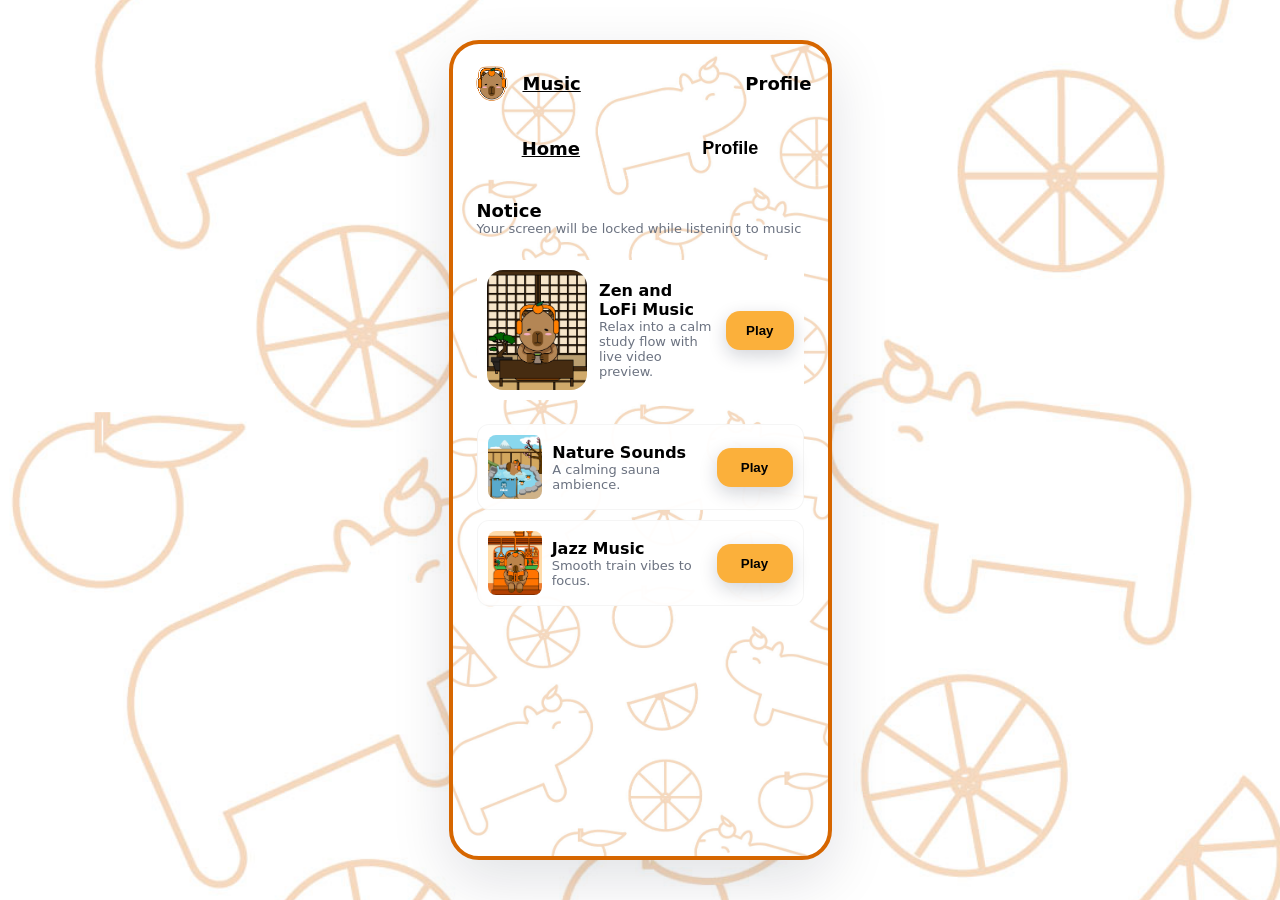
<file: music.html>
<!doctype html>
<html lang="en">
  <head>
    <meta charset="utf-8">
    <meta name="viewport" content="width=device-width, initial-scale=1">
    <title>CapyPal — Music</title>
    <link rel="stylesheet" href="style.css">
  </head>
  <body>
    <div class="app-shell">
      <div class="app-frame">
        <header class="header_home">
          <div class="left">
            <img src="CapyPal-Adhd-app_capy_icon.png" alt="capy" class="app-icon">
            <a href="home.html" class="title">Music</a>
          </div>
          <div class="right">Profile</div>
        </header>

        <nav class="top-nav">
          <a href="home.html" class="nav-item nav-home">Home</a>
          <button class="nav-item nav-profile">Profile</button>
        </nav>

        <main class="home-main">
          <section class="card plan-card">
            <div class="plan-top">
              <div class="plan-title">Notice</div>
              <div class="plan-sub">Your screen will be locked while listening to music</div>
            </div>

            <div class="music-hero" style="display:flex;gap:12px;align-items:center;margin-top:12px;padding:10px;background:linear-gradient(135deg,#fff,#fff);border-radius:12px;">
              <video id="previewVideo" class="music-preview" muted playsinline loop poster="zen_vibes_preview.jpg" style="width:120px;height:120px;object-fit:cover;border-radius:16px;background:#f3f4f6"></video>
              <div>
                <div style="font-weight:800">Zen and LoFi Music</div>
                <div style="font-size:13px;color:#6b7280">Relax into a calm study flow with live video preview.</div>
              </div>
              <div style="margin-left:auto">
                <button class="btn primary" id="playHero" data-track="zen">Play</button>
              </div>
            </div>

        <div class="track-list" style="margin-top:12px;display:grid;gap:10px">
          <div class="track card" data-title="Nature Sounds">
            <div style="display:flex;gap:10px;align-items:center">
              <img src="sauna_preview.jpg" style="width:64px;height:64px;border-radius:8px;object-fit:cover">
              <div>
                <div style="font-weight:800">Nature Sounds</div>
                <div style="font-size:13px;color:#6b7280">A calming sauna ambience.</div>
              </div>
              <div style="margin-left:auto"><button class="btn primary play-btn" data-track="nature">Play</button></div>
            </div>
          </div>

          <div class="track card" data-title="Jazz Music">
            <div style="display:flex;gap:10px;align-items:center">
              <img src="train_capy_preview.jpg" style="width:64px;height:64px;border-radius:8px;object-fit:cover">
              <div>
                <div style="font-weight:800">Jazz Music</div>
                <div style="font-size:13px;color:#6b7280">Smooth train vibes to focus.</div>
              </div>
              <div style="margin-left:auto"><button class="btn primary play-btn" data-track="jazz">Play</button></div>
            </div>
          </div>
        </div>

        <div class="lock-overlay hidden" id="lockOverlay">
          <div class="lock-panel">
            <div class="lock-title">Listening...</div>
            <div class="lock-sub">Your screen is locked until the music finishes.</div>
            <div class="lock-spinner"></div>
          </div>
        </div>

        <video id="zenTrack" src="zen_capy.mp4" preload="auto" style="display:none"></video>
        <video id="natureTrack" src="nature_capy.mp4" preload="auto" style="display:none"></video>
        <video id="jazzTrack" src="train_capy.mp4" preload="auto" style="display:none"></video>
      </section>
    </main>
  </div>
</div>

    <script>
      const trackButtons = document.querySelectorAll('.play-btn');
      const heroButton = document.getElementById('playHero');
      const previewVideo = document.getElementById('previewVideo');
      const lockOverlay = document.getElementById('lockOverlay');
      const tracks = {
        zen: document.getElementById('zenTrack'),
        nature: document.getElementById('natureTrack'),
        jazz: document.getElementById('jazzTrack')
      };
      const previewSources = {
        zen: 'zen_capy.mp4',
        nature: 'nature_capy.mp4',
        jazz: 'train_capy.mp4'
      };
      let activeTrack = null;

      function lockScreen(label) {
        lockOverlay.classList.remove('hidden');
        lockOverlay.querySelector('.lock-title').textContent = `Listening to ${label}...`;
        document.body.style.pointerEvents = 'none';
        lockOverlay.style.pointerEvents = 'auto';
      }

      function unlockScreen() {
        lockOverlay.classList.add('hidden');
        document.body.style.pointerEvents = '';
        document.querySelectorAll('.btn.primary').forEach(btn => btn.disabled = false);
      }

      function playTrack(trackKey, label, button) {
        if (activeTrack) {
          activeTrack.pause();
          activeTrack.currentTime = 0;
        }
        Object.values(tracks).forEach(video => {
          if (video !== tracks[trackKey]) {
            video.pause();
            video.currentTime = 0;
          }
        });
        activeTrack = tracks[trackKey];
        previewVideo.src = previewSources[trackKey];
        previewVideo.load();
        previewVideo.play().catch(() => {});
        lockScreen(label);
        document.querySelectorAll('.btn.primary').forEach(btn => btn.disabled = true);
        button.textContent = 'Playing';
        activeTrack.play().catch(() => {
          unlockScreen();
        });
      }

      Object.keys(tracks).forEach(key => {
        tracks[key].addEventListener('ended', () => {
          unlockScreen();
          if (heroButton.dataset.track === key) heroButton.textContent = 'Play';
          trackButtons.forEach(btn => {
            if (btn.dataset.track === key) btn.textContent = 'Play';
          });
          activeTrack = null;
        });
      });

      heroButton.addEventListener('click', () => {
        if (heroButton.disabled) return;
        playTrack('zen', 'Zen and LoFi Music', heroButton);
      });

      trackButtons.forEach(button => {
        button.addEventListener('click', () => {
          if (button.disabled) return;
          const trackKey = button.dataset.track;
          const label = trackKey === 'nature' ? 'Nature Sounds' : 'Jazz Music';
          playTrack(trackKey, label, button);
        });
      });
    </script>
  </body>
</html>
</file>
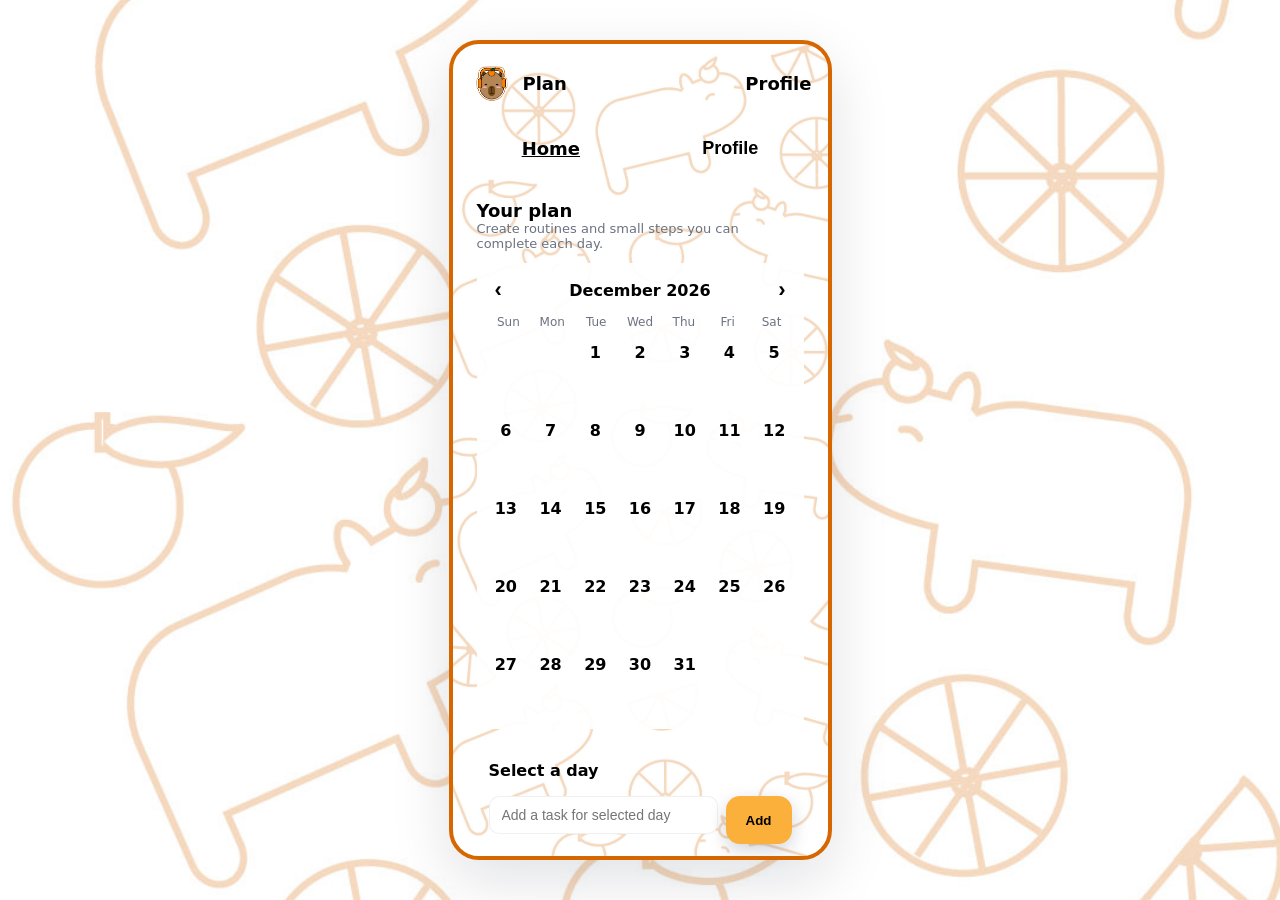
<file: plan.html>
<!doctype html>
<html lang="en">
  <head>
    <meta charset="utf-8">
    <meta name="viewport" content="width=device-width, initial-scale=1">
    <title>CapyPal — Plan</title>
    <link rel="stylesheet" href="style.css">
  </head>
  <body>
    <div class="app-shell">
      <div class="app-frame">
        <header class="header_home">
          <div class="left">
            <img src="CapyPal-Adhd-app_capy_icon.png" alt="capy" class="app-icon">
            <div class="title">Plan</div>
          </div>
          <div class="right">Profile</div>
        </header>

        <nav class="top-nav">
          <a href="home.html" class="nav-item nav-home">Home</a>
          <button class="nav-item nav-profile">Profile</button>
        </nav>

        <main class="home-main">
          <section class="card plan-card">
            <div class="plan-top">
              <div class="plan-title">Your plan</div>
              <div class="plan-sub">Create routines and small steps you can complete each day.</div>
            </div>

            <div class="calendar">
              <div class="calendar-header">
                <button id="prevMonth" class="btn outline">‹</button>
                <div class="month-label" id="monthLabel">April 2026</div>
                <button id="nextMonth" class="btn outline">›</button>
              </div>
              <div class="weekday-row">
                <div>Sun</div><div>Mon</div><div>Tue</div><div>Wed</div><div>Thu</div><div>Fri</div><div>Sat</div>
              </div>
              <div class="calendar-grid" id="calendarGrid">
                <!-- days injected here -->
              </div>
            </div>

            <div class="day-plan card" id="dayPlan">
              <div class="day-header">
                <div id="selectedDateLabel">Select a day</div>
              </div>
              <ul id="dayTasks" class="task-list"></ul>
              <div style="display:flex;gap:8px;margin-top:12px">
                <input class="input" id="addTaskInput" placeholder="Add a task for selected day">
                <button id="addTaskBtn" class="btn primary">Add</button>
              </div>
            </div>
          </section>
        </main>
      </div>
    </div>

    <script>
      // Simple add-to-list behavior
      document.addEventListener('DOMContentLoaded', ()=>{
        const addBtn = document.getElementById('addPlanBtn');
        const input = document.getElementById('newPlanInput');
        const list = document.querySelector('.task-list');
        if(addBtn){ addBtn.addEventListener('click', ()=>{
          const v = input.value.trim(); if(!v) return; const li = document.createElement('li'); li.textContent = v; list.appendChild(li); input.value='';
        }); }
      });
    </script>
    <script>
      // Calendar + per-day tasks (localStorage)
      (function(){
        const grid = document.getElementById('calendarGrid');
        const monthLabel = document.getElementById('monthLabel');
        const prev = document.getElementById('prevMonth');
        const next = document.getElementById('nextMonth');
        const selectedLabel = document.getElementById('selectedDateLabel');
        const dayTasks = document.getElementById('dayTasks');
        const addTaskInput = document.getElementById('addTaskInput');
        const addTaskBtn = document.getElementById('addTaskBtn');

        let view = new Date();
        let selected = null;

        function formatMonth(d){ return d.toLocaleString(undefined,{month:'long',year:'numeric'}); }
        function keyForDate(d){ return d.toISOString().slice(0,10); }

        function render(){
          grid.innerHTML='';
          const year = view.getFullYear();
          const month = view.getMonth();
          monthLabel.textContent = formatMonth(view);
          const first = new Date(year,month,1);
          const startDay = first.getDay();
          const days = new Date(year,month+1,0).getDate();

          for(let i=0;i<startDay;i++){
            const cell = document.createElement('div'); cell.className='calendar-day inactive'; grid.appendChild(cell);
          }
          for(let d=1;d<=days;d++){
            const cell = document.createElement('div'); cell.className='calendar-day';
            const num = document.createElement('div'); num.className='date-num'; num.textContent=d; cell.appendChild(num);
            cell.addEventListener('click', ()=> selectDay(new Date(year,month,d), cell));
            grid.appendChild(cell);
          }
        }

        function loadTasksFor(date){
          const k = 'plan_' + keyForDate(date);
          const raw = localStorage.getItem(k); return raw? JSON.parse(raw): [];
        }
        function saveTasksFor(date, tasks){ localStorage.setItem('plan_' + keyForDate(date), JSON.stringify(tasks)); }

        function selectDay(date, cell){
          selected = date; selectedLabel.textContent = date.toDateString();
          Array.from(document.querySelectorAll('.calendar-day')).forEach(n=>n.classList.remove('selected'));
          cell.classList.add('selected');
          renderDayTasks();
        }

        function renderDayTasks(){
          dayTasks.innerHTML = '';
          if(!selected) return;
          const tasks = loadTasksFor(selected);
          tasks.forEach((t,i)=>{
            const li = document.createElement('li'); li.textContent = t;
            const del = document.createElement('button'); del.className='btn outline'; del.textContent='Delete'; del.style.marginLeft='8px'; del.addEventListener('click', ()=>{ tasks.splice(i,1); saveTasksFor(selected,tasks); renderDayTasks(); });
            li.appendChild(del); dayTasks.appendChild(li);
          });
        }

        addTaskBtn.addEventListener('click', ()=>{
          if(!selected) return alert('Select a day first');
          const v = addTaskInput.value.trim(); if(!v) return; const tasks = loadTasksFor(selected); tasks.push(v); saveTasksFor(selected,tasks); addTaskInput.value=''; renderDayTasks();
        });

        prev.addEventListener('click', ()=>{ view = new Date(view.getFullYear(), view.getMonth()-1,1); render(); });
        next.addEventListener('click', ()=>{ view = new Date(view.getFullYear(), view.getMonth()+1,1); render(); });

  // month shortcuts removed; prev/next buttons handle month navigation

        render();
      })();
    </script>
  </body>
</html>
</file>
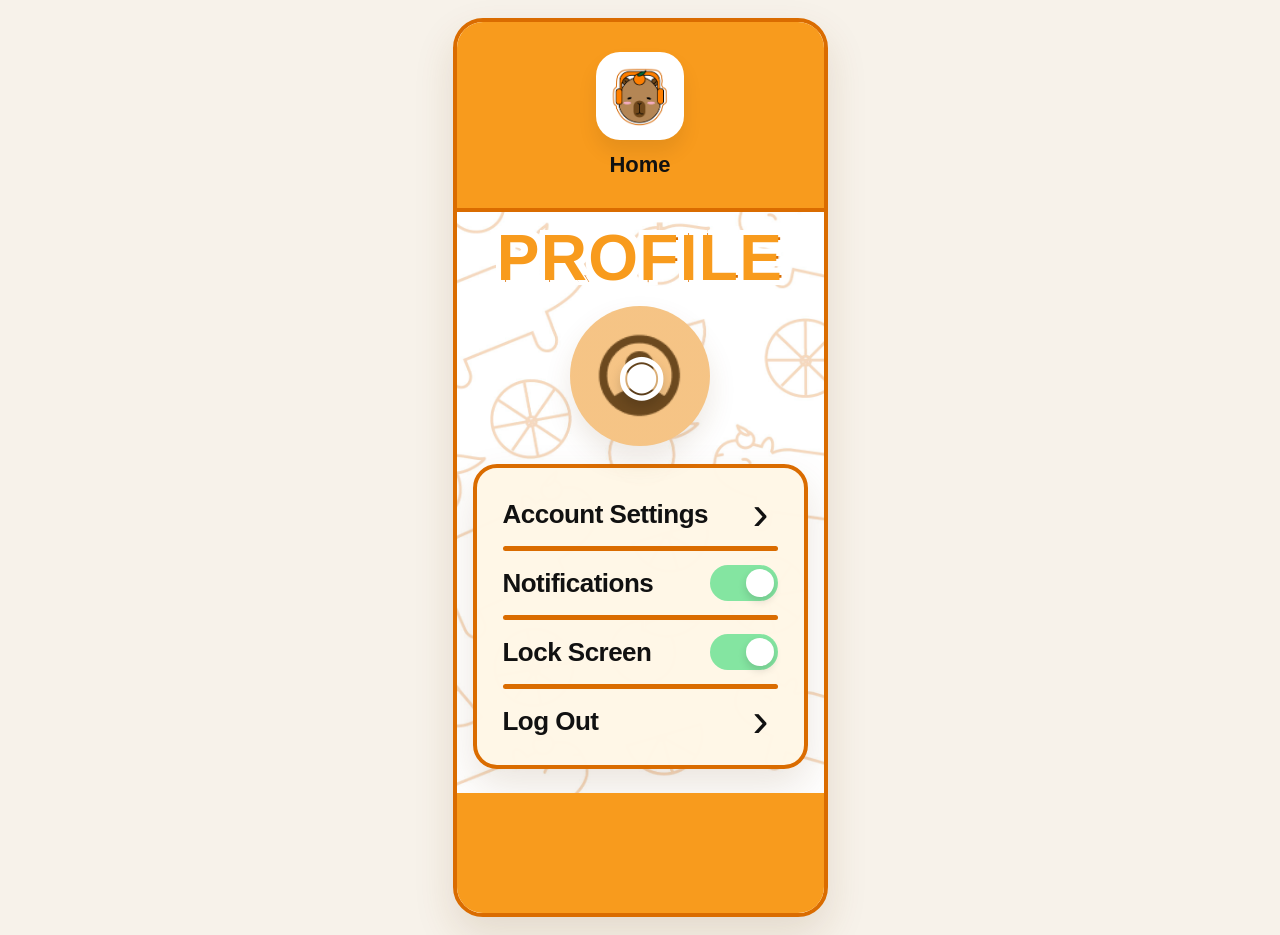
<file: profile.html>
<!doctype html>
<html lang="en">
<head>
  <meta charset="utf-8">
  <meta name="viewport" content="width=device-width, initial-scale=1">
  <title>CapyPal — Profile</title>
  <style>
    :root {
      --orange: #f89b1d;
      --orange-deep: #da6c00;
      --cream: #fff8ec;
      --text: #111111;
      --muted: #7a6658;
      --mint: #84e5a1;
      --shadow: 0 18px 40px rgba(110, 69, 24, 0.14);
    }

    * {
      box-sizing: border-box;
    }

    body {
      margin: 0;
      min-height: 100vh;
      display: flex;
      justify-content: center;
      align-items: center;
      padding: 18px;
      background: #f7f2ea;
      font-family: Arial, Helvetica, sans-serif;
      color: var(--text);
    }

    .app-shell {
      width: 100%;
      max-width: 375px;
    }

    .app-frame {
      width: 375px;
      min-height: 812px;
      background:
        url('white_orange_pattern.jpg') center/cover no-repeat,
        #fffdf9;
      position: relative;
      overflow: hidden;
      border-radius: 30px;
      border: 4px solid var(--orange-deep);
      box-shadow: var(--shadow);
      display: flex;
      flex-direction: column;
    }

    .top-bar,
    .bottom-bar {
      background: var(--orange);
      height: 120px;
      display: flex;
      align-items: center;
      justify-content: center;
    }

    .top-bar {
      border-bottom: 4px solid var(--orange-deep);
      height: 190px;
      flex: 0 0 auto;
    }

    .home-link {
      display: grid;
      justify-items: center;
      gap: 12px;
      color: var(--text);
      text-decoration: none;
      font-weight: 900;
      font-size: 22px;
    }

    .home-link img {
      width: 88px;
      height: 88px;
      object-fit: cover;
      border-radius: 24px;
      background: #fff;
      padding: 6px;
      box-shadow: 0 12px 20px rgba(0, 0, 0, 0.08);
    }

    .content {
      padding: 18px 16px 24px;
      display: grid;
      gap: 18px;
      justify-items: center;
      flex: 1;
    }

    .profile-title {
      margin: 0;
      font-size: 64px;
      line-height: 0.9;
      letter-spacing: 0.02em;
      font-weight: 900;
      color: var(--orange);
      -webkit-text-stroke: 4px var(--orange-deep);
      paint-order: stroke fill;
      text-shadow:
        5px 5px 0 #fff,
        -5px -5px 0 #fff,
        5px -5px 0 #fff,
        -5px 5px 0 #fff;
      text-align: center;
    }

    .avatar-wrap {
      position: relative;
      width: 140px;
      height: 140px;
      border-radius: 50%;
      overflow: hidden;
      background:
        linear-gradient(rgba(248, 155, 29, 0.36), rgba(248, 155, 29, 0.36)),
        url('account_circle.png') center/70% no-repeat,
        #f4dbc0;
      box-shadow: 0 14px 28px rgba(106, 69, 27, 0.12);
    }

    .camera-badge {
      position: absolute;
      inset: 0;
      display: grid;
      place-items: center;
      color: #fff;
      font-size: 54px;
      font-weight: 900;
      text-shadow: 0 6px 12px rgba(0, 0, 0, 0.18);
      pointer-events: none;
    }

    .settings-card {
      width: 100%;
      background: rgba(255, 247, 231, 0.98);
      border: 4px solid var(--orange-deep);
      border-radius: 24px;
      box-shadow: var(--shadow);
      padding: 14px 14px 12px;
    }

    .settings-row {
      display: flex;
      align-items: center;
      justify-content: space-between;
      gap: 14px;
      padding: 8px 12px;
      min-height: 64px;
    }

    .settings-label {
      font-size: 26px;
      line-height: 1;
      font-weight: 900;
      letter-spacing: -0.02em;
    }

    .divider {
      height: 5px;
      border-radius: 999px;
      background: var(--orange-deep);
      margin: 0 12px;
    }

    .chevron {
      font-size: 48px;
      line-height: 0.8;
      color: #111;
      text-decoration: none;
      display: inline-flex;
      align-items: center;
      justify-content: center;
      width: 34px;
      flex: 0 0 auto;
    }

    .switch {
      position: relative;
      width: 68px;
      height: 36px;
      flex: 0 0 auto;
    }

    .switch input {
      opacity: 0;
      width: 0;
      height: 0;
    }

    .slider {
      position: absolute;
      inset: 0;
      cursor: pointer;
      background: #e2dfdb;
      border-radius: 999px;
      transition: background 0.2s ease;
    }

    .slider::before {
      content: "";
      position: absolute;
      width: 28px;
      height: 28px;
      left: 4px;
      top: 4px;
      border-radius: 50%;
      background: #fff;
      box-shadow: 0 4px 8px rgba(0, 0, 0, 0.14);
      transition: transform 0.2s ease;
    }

    .switch input:checked + .slider {
      background: var(--mint);
    }

    .switch input:checked + .slider::before {
      transform: translateX(32px);
    }

    .logout-link {
      color: inherit;
      text-decoration: none;
      display: flex;
      align-items: center;
      justify-content: space-between;
      gap: 16px;
      width: 100%;
    }

    @media (max-width: 560px) {
      body {
        padding: 10px;
      }

      .app-frame {
        width: 100%;
        min-height: auto;
      }

      .profile-title {
        font-size: 56px;
      }

      .avatar-wrap {
        width: 126px;
        height: 126px;
      }
    }
  </style>
</head>
<body>
  <div class="app-shell">
    <div class="app-frame">
      <header class="top-bar">
        <a href="home.html" class="home-link">
          <img src="CapyPal-Adhd-app_capy_icon.png" alt="CapyPal home">
          <span>Home</span>
        </a>
      </header>

      <main class="content">
        <h1 class="profile-title">PROFILE</h1>

        <div class="avatar-wrap" aria-label="Profile picture">
          <div class="camera-badge">◉</div>
        </div>

        <section class="settings-card" aria-label="Profile settings">
          <div class="settings-row">
            <div class="settings-label">Account Settings</div>
            <a href="home.html" class="chevron" aria-label="Open account settings">›</a>
          </div>

          <div class="divider"></div>

          <div class="settings-row">
            <div class="settings-label">Notifications</div>
            <label class="switch" aria-label="Notifications">
              <input type="checkbox" checked>
              <span class="slider"></span>
            </label>
          </div>

          <div class="divider"></div>

          <div class="settings-row">
            <div class="settings-label">Lock Screen</div>
            <label class="switch" aria-label="Lock screen">
              <input type="checkbox" checked>
              <span class="slider"></span>
            </label>
          </div>

          <div class="divider"></div>

          <div class="settings-row">
            <a href="index.html" class="logout-link">
              <span class="settings-label">Log Out</span>
              <span class="chevron" aria-hidden="true">›</span>
            </a>
          </div>
        </section>
      </main>

      <footer class="bottom-bar"></footer>
    </div>
  </div>
</body>
</html>
</file>
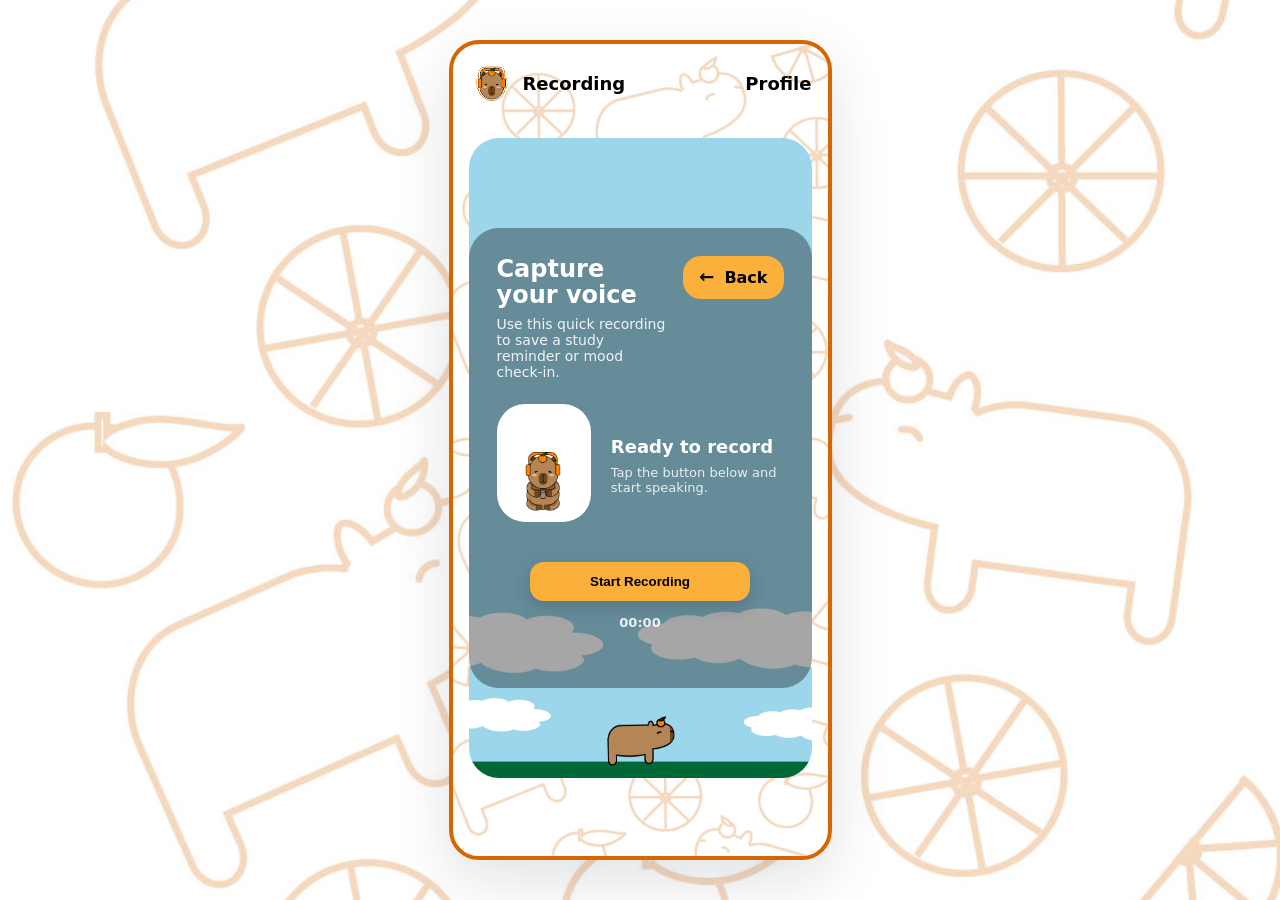
<file: recording.html>
<!doctype html>
<html lang="en">
  <head>
    <meta charset="utf-8">
    <meta name="viewport" content="width=device-width, initial-scale=1">
    <title>CapyPal — Recording</title>
    <link rel="stylesheet" href="style.css">
    <style>
      .recording-results {
        margin-top: 18px;
        display: grid;
        gap: 12px;
      }

      .recording-audio {
        display: none;
        width: 100%;
      }

      .recording-audio.show {
        display: block;
      }

      .transcript-card {
        display: none;
        gap: 10px;
        padding: 14px;
        border-radius: 20px;
        background: rgba(255, 255, 255, 0.92);
      }

      .transcript-card.show {
        display: grid;
      }

      .transcript-head {
        display: flex;
        align-items: center;
        justify-content: space-between;
        gap: 10px;
      }

      .transcript-title {
        font-size: 15px;
        font-weight: 800;
        color: #111827;
      }

      .transcript-note {
        font-size: 12px;
        font-weight: 700;
        color: #6b7280;
      }

      .transcript-editor {
        width: 100%;
        min-height: 180px;
        resize: vertical;
        border: 1px solid rgba(15, 23, 42, 0.12);
        border-radius: 16px;
        padding: 12px 14px;
        font: inherit;
        color: #111827;
      }
    </style>
  </head>
  <body>
    <div class="app-shell">
      <div class="app-frame">
        <header class="header_home">
          <div class="left">
            <img src="CapyPal-Adhd-app_capy_icon.png" alt="capy" class="app-icon">
            <div class="title">Recording</div>
          </div>
          <div class="right">Profile</div>
        </header>

        <main class="home-main recording-main">
          <section class="recording-card">
            <div class="recording-bg">
              <div class="recording-overlay">
                <div class="recording-header">
                  <div>
                    <div class="recording-title">Capture your voice</div>
                    <div class="recording-sub">Use this quick recording to save a study reminder or mood check-in.</div>
                  </div>
                  <a href="games.html" class="btn back-btn"><span class="back-arrow">←</span>Back</a>
                </div>

                <div class="recording-panel">
                  <img src="cappy_cabybara.png" alt="Capy" class="recording-avatar">
                  <div class="recording-status">
                    <div class="status-label">Ready to record</div>
                    <div class="status-note">Tap the button below and start speaking.</div>
                  </div>
                </div>

                <div class="recording-action">
                  <button class="btn primary record-btn-action" id="recordButton">Start Recording</button>
                  <div class="recording-timer" id="recordTimer">00:00</div>
                </div>

                <div class="recording-results">
                  <audio id="audioPreview" class="recording-audio" controls></audio>
                  <section class="transcript-card" id="transcriptCard">
                    <div class="transcript-head">
                      <div class="transcript-title">Transcript</div>
                      <div class="transcript-note" id="transcriptNote">Ready after recording</div>
                    </div>
                    <textarea id="transcriptEditor" class="transcript-editor" spellcheck="true"></textarea>
                  </section>
                </div>
              </div>
            </div>
          </section>
        </main>
      </div>
    </div>

    <script>
      const recordButton = document.getElementById('recordButton');
      const recordTimer = document.getElementById('recordTimer');
      const audioPreview = document.getElementById('audioPreview');
      const transcriptCard = document.getElementById('transcriptCard');
      const transcriptNote = document.getElementById('transcriptNote');
      const transcriptEditor = document.getElementById('transcriptEditor');
      const statusLabel = document.querySelector('.status-label');
      const statusNote = document.querySelector('.status-note');
      let recordInterval;
      let seconds = 0;
      let isRecording = false;
      let mediaRecorder = null;
      let recordedChunks = [];
      let activeStream = null;
      const SpeechRecognition = window.SpeechRecognition || window.webkitSpeechRecognition;
      const transcriptSupported = Boolean(SpeechRecognition);
      let recognition = null;
      let transcriptFinal = '';

      function updateTimer() {
        seconds += 1;
        const mins = String(Math.floor(seconds / 60)).padStart(2, '0');
        const secs = String(seconds % 60).padStart(2, '0');
        recordTimer.textContent = `${mins}:${secs}`;
      }

      function setupRecognition() {
        if (!transcriptSupported) return;
        recognition = new SpeechRecognition();
        recognition.continuous = true;
        recognition.interimResults = true;
        recognition.lang = 'en-US';
        recognition.onresult = (event) => {
          let interim = '';
          for (let i = event.resultIndex; i < event.results.length; i += 1) {
            const result = event.results[i];
            const text = result[0].transcript;
            if (result.isFinal) {
              transcriptFinal += `${text} `;
            } else {
              interim += text;
            }
          }
          transcriptEditor.value = `${transcriptFinal}${interim}`.trim();
        };
        recognition.onerror = () => {
          transcriptNote.textContent = 'Transcription paused. You can still edit notes below.';
        };
      }

      function startTranscriptCapture() {
        transcriptFinal = '';
        transcriptEditor.value = '';
        transcriptCard.classList.remove('show');
        transcriptNote.textContent = transcriptSupported ? 'Listening for speech...' : 'Type notes after recording';
        if (recognition) {
          try {
            recognition.start();
          } catch (err) {
            console.error('Speech recognition start error:', err);
          }
        }
      }

      function finishTranscriptCapture() {
        if (recognition) {
          try {
            recognition.stop();
          } catch (err) {
            console.error('Speech recognition stop error:', err);
          }
        }
        transcriptCard.classList.add('show');
        if (!transcriptSupported) {
          transcriptNote.textContent = 'Automatic transcription is unavailable here. You can type and edit notes below.';
          transcriptEditor.value = transcriptEditor.value || 'Add your lecture notes here...';
        } else if (!transcriptEditor.value.trim()) {
          transcriptNote.textContent = 'No speech detected. You can type and edit notes below.';
        } else {
          transcriptNote.textContent = 'Transcript ready to edit.';
        }
      }

      setupRecognition();

      recordButton.addEventListener('click', async () => {
        if (!isRecording) {
          if (!navigator.mediaDevices || !navigator.mediaDevices.getUserMedia) {
            alert('Your browser does not support audio recording.');
            return;
          }

          try {
            activeStream = await navigator.mediaDevices.getUserMedia({ audio: true });
            mediaRecorder = new MediaRecorder(activeStream);
            recordedChunks = [];

            mediaRecorder.ondataavailable = (event) => {
              if (event.data && event.data.size > 0) {
                recordedChunks.push(event.data);
              }
            };

            mediaRecorder.onstop = () => {
              const blob = new Blob(recordedChunks, { type: 'audio/webm' });
              const url = URL.createObjectURL(blob);

              audioPreview.src = url;
              audioPreview.classList.add('show');
              statusLabel.textContent = 'Recording complete';
              statusNote.textContent = 'You can replay the audio and edit the transcript below.';
              recordButton.textContent = 'Start Recording';
              recordButton.classList.remove('recording-active');

              if (activeStream) {
                activeStream.getTracks().forEach((track) => track.stop());
                activeStream = null;
              }

              isRecording = false;
              finishTranscriptCapture();

              const downloadLink = document.createElement('a');
              downloadLink.href = url;
              downloadLink.download = 'capypal_recording.webm';
              downloadLink.style.display = 'none';
              document.body.appendChild(downloadLink);
              downloadLink.click();
              document.body.removeChild(downloadLink);
            };

            mediaRecorder.start();
            isRecording = true;
            seconds = 0;
            recordTimer.textContent = '00:00';
            recordButton.textContent = 'Stop Recording';
            recordInterval = setInterval(updateTimer, 1000);
            recordButton.classList.add('recording-active');
            statusLabel.textContent = 'Recording...';
            statusNote.textContent = 'Tap the button again when you want to stop and transcribe.';
            audioPreview.classList.remove('show');
            audioPreview.removeAttribute('src');
            audioPreview.load();
            startTranscriptCapture();
          } catch (err) {
            console.error('Error starting recording:', err);
            alert('Could not start recording. Please allow microphone access.');
          }
        } else {
          clearInterval(recordInterval);
          if (mediaRecorder && mediaRecorder.state !== 'inactive') {
            mediaRecorder.stop();
          }
        }
      });
    </script>
  </body>
</html>
</file>
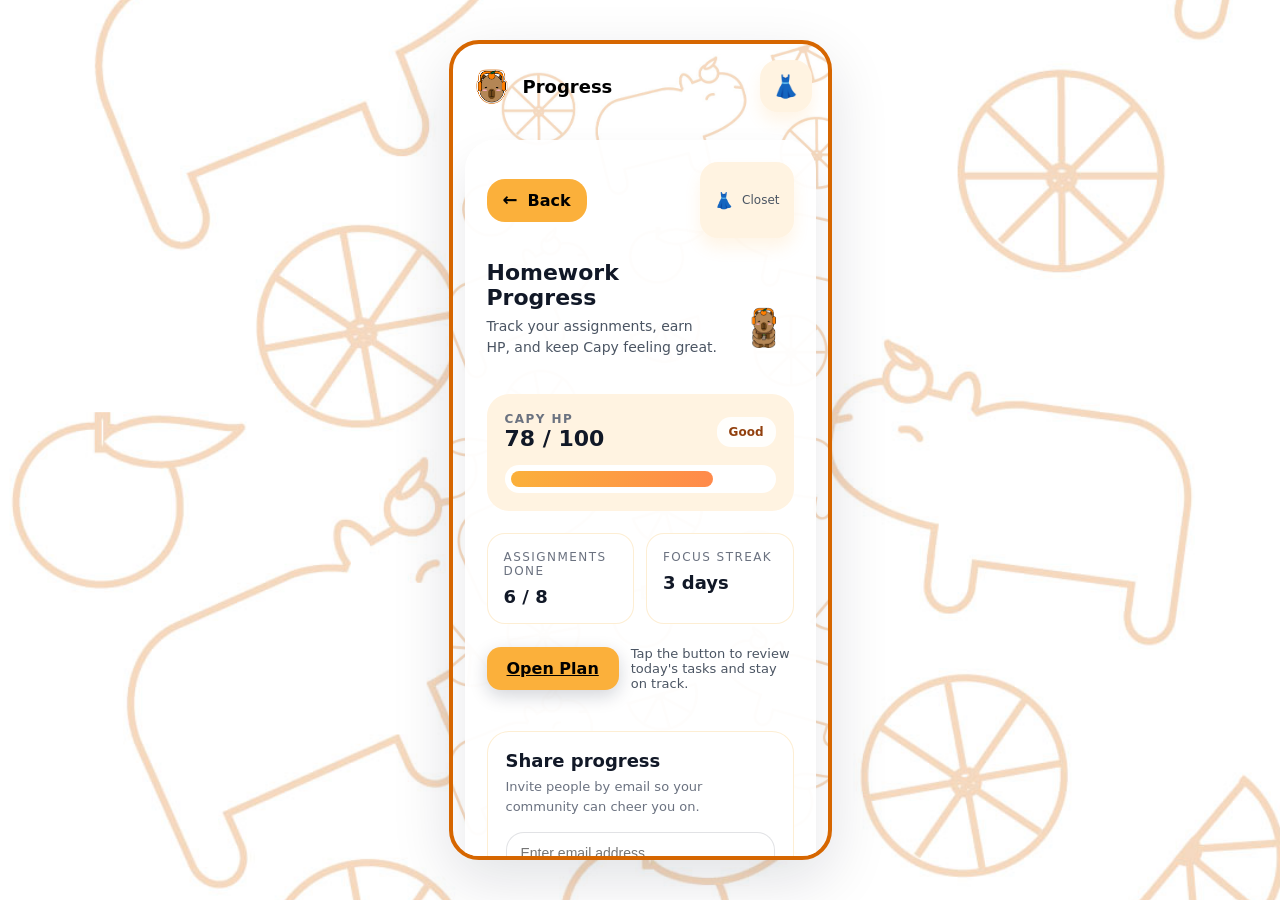
<file: show progress.html>
<!doctype html>
<html lang="en">
<head>
    <meta charset="utf-8">
    <meta name="viewport" content="width=device-width, initial-scale=1">
    <title>CapyPal — Progress</title>
    <link rel="stylesheet" href="style.css">
</head>
<body>
    <div class="app-shell">
        <div class="app-frame">
            <header class="header_home">
                <div class="left">
                    <img src="CapyPal-Adhd-app_capy_icon.png" alt="capy" class="app-icon">
                    <div class="title">Progress</div>
                </div>
                <div class="right">
                    <a href="closet.html" class="icon-link" title="Closet">👗</a>
                </div>
            </header>

            <main class="home-main progress-main">
                <section class="progress-card">
                    <div class="progress-row">
                        <a href="checkoncapy.html" class="btn back-btn"><span class="back-arrow">←</span>Back</a>
                        <a href="closet.html" class="icon-link small">👗<span>Closet</span></a>
                    </div>

                    <div class="progress-top">
                        <div class="progress-summary">
                            <div class="page-title">Homework Progress</div>
                            <p class="page-sub">Track your assignments, earn HP, and keep Capy feeling great.</p>
                        </div>
                        <img src="cappy_cabybara.png" alt="Capy" class="progress-avatar">
                    </div>

                    <div class="hp-card">
                        <div class="hp-header">
                            <div>
                                <div class="stat-label">Capy HP</div>
                                <div class="stat-value">78 / 100</div>
                            </div>
                            <div class="hp-badge">Good</div>
                        </div>
                        <div class="hp-bar-wrapper">
                            <div class="hp-bar" style="width:78%"></div>
                        </div>
                    </div>

                    <div class="progress-grid">
                        <div class="progress-item">
                            <div class="item-label">Assignments done</div>
                            <div class="item-value">6 / 8</div>
                        </div>
                        <div class="progress-item">
                            <div class="item-label">Focus streak</div>
                            <div class="item-value">3 days</div>
                        </div>
                    </div>

                    <div class="progress-actions">
                        <a href="plan.html" class="btn primary">Open Plan</a>
                        <div class="progress-note">Tap the button to review today's tasks and stay on track.</div>
                    </div>

                    <section class="share-card">
                        <div class="share-header">
                            <div>
                                <div class="section-title">Share progress</div>
                                <div class="share-sub">Invite people by email so your community can cheer you on.</div>
                            </div>
                        </div>
                        <div class="share-input-row">
                            <input id="shareEmail" type="email" placeholder="Enter email address" aria-label="Add email" />
                            <button class="btn primary" id="shareAddBtn">Add</button>
                        </div>
                        <div class="share-list" id="shareList">
                            <div class="share-empty">No teammates added yet.</div>
                        </div>
                    </section>
                </section>

                <section class="closet-preview">
                    <div class="section-header">
                        <div class="section-title">Closet</div>
                        <a href="closet.html" class="link-text">Open Closet</a>
                    </div>
                    <div class="closet-list">
                        <div class="closet-item">
                            <img src="sunglasses.png" alt="Capy outfit">
                            <strong>Sunglasses</strong>
                            <small>Be cool and focused.</small>
                        </div>
                        <div class="closet-item">
                            <img src="hoodie_outfit.png" alt="Capy outfit">
                            <strong>Cozy Hoodie</strong>
                            <small>Keep Capy comfy during assignments.</small>
                        </div>
                    </div>
                </section>
            </main>
        </div>
    </div>
    <script>
      const shareEmail = document.getElementById('shareEmail');
      const shareAddBtn = document.getElementById('shareAddBtn');
      const shareList = document.getElementById('shareList');

      function renderShareList() {
        const emails = JSON.parse(sessionStorage.getItem('sharedEmails') || '[]');
        shareList.innerHTML = '';
        if (!emails.length) {
          const empty = document.createElement('div');
          empty.className = 'share-empty';
          empty.textContent = 'No teammates added yet.';
          shareList.appendChild(empty);
          return;
        }
        emails.forEach(email => {
          const item = document.createElement('div');
          item.className = 'share-chip';
          item.textContent = email;
          shareList.appendChild(item);
        });
      }

      function addShareEmail() {
        const email = shareEmail.value.trim();
        if (!email || !email.includes('@')) return;
        const emails = JSON.parse(sessionStorage.getItem('sharedEmails') || '[]');
        if (!emails.includes(email)) {
          emails.push(email);
          sessionStorage.setItem('sharedEmails', JSON.stringify(emails));
        }
        shareEmail.value = '';
        renderShareList();
      }

      shareAddBtn.addEventListener('click', addShareEmail);
      shareEmail.addEventListener('keydown', e => {
        if (e.key === 'Enter') {
          e.preventDefault();
          addShareEmail();
        }
      });
      renderShareList();
    </script>
</body>
</html>
</file>
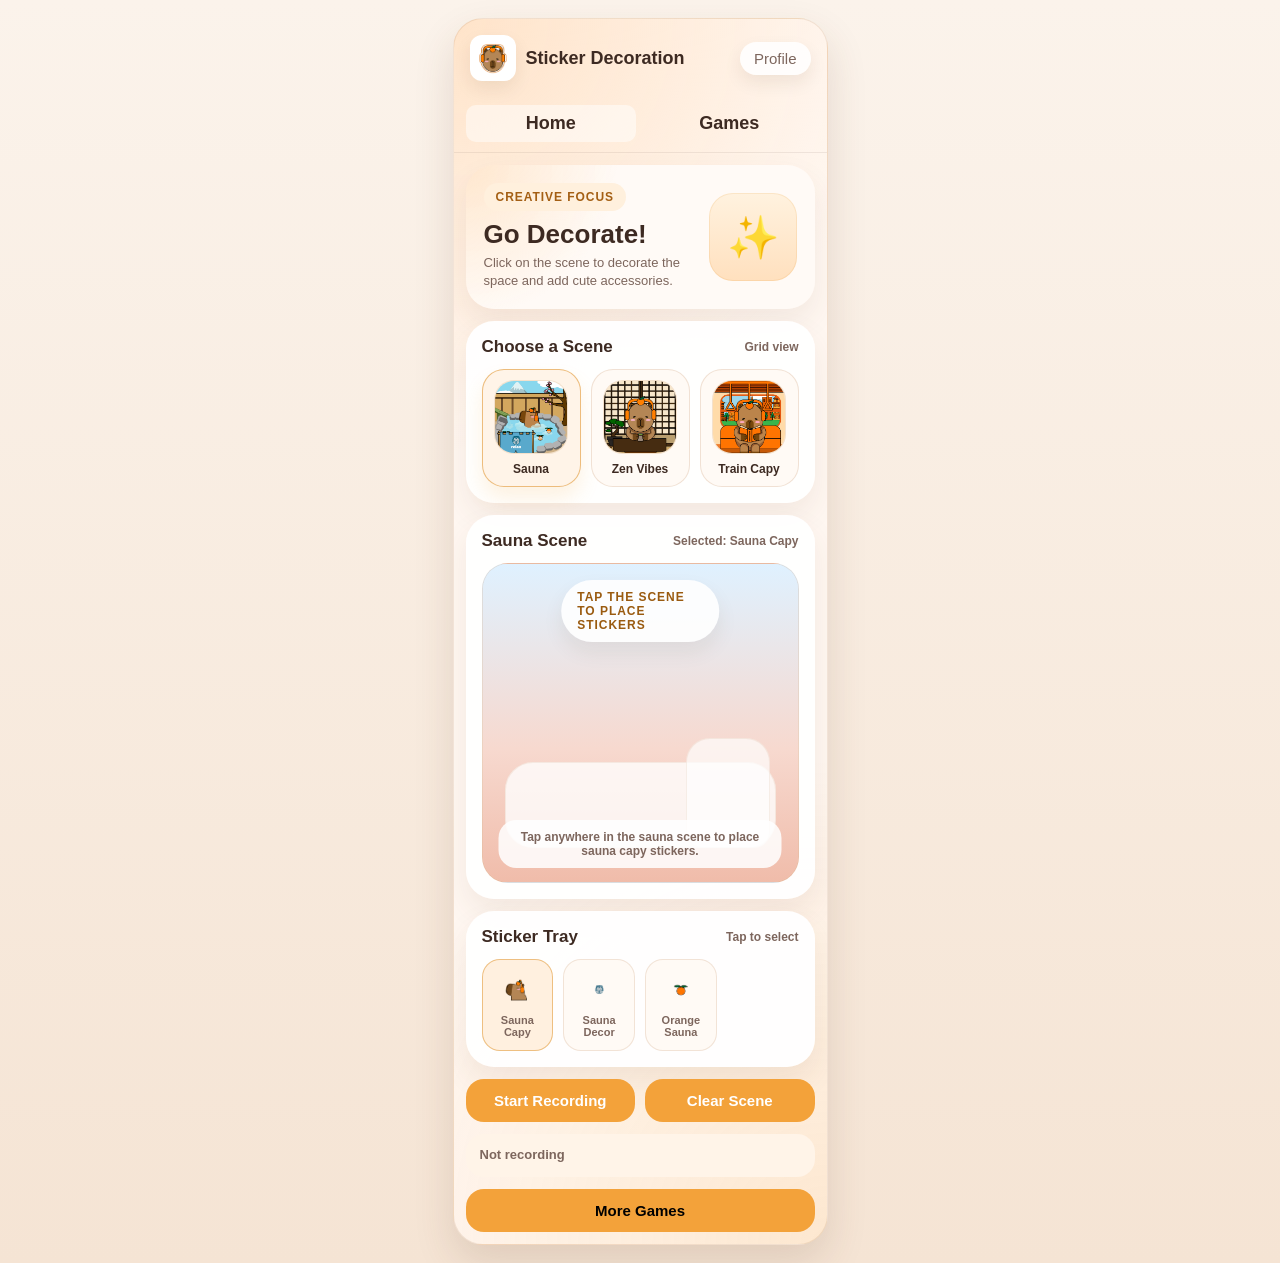
<file: sticker_decoration.html>
<!doctype html>
<html lang="en">
<head>
  <meta charset="utf-8">
  <meta name="viewport" content="width=device-width, initial-scale=1">
  <title>CapyPal — Sticker Decoration</title>
  <style>
    :root {
      --frame: #fff7f1;
      --surface: rgba(255, 255, 255, 0.96);
      --text: #3d2a22;
      --muted: #7d665d;
      --accent: #f3a23a;
      --accent-dark: #db8612;
      --shadow: 0 18px 40px rgba(93, 60, 33, 0.14);
      --line: rgba(196, 146, 105, 0.2);
    }

    * {
      box-sizing: border-box;
    }

    body {
      margin: 0;
      min-height: 100vh;
      display: flex;
      justify-content: center;
      align-items: center;
      padding: 18px;
      background: linear-gradient(180deg, #fbf3eb 0%, #f5e4d4 100%);
      color: var(--text);
      font-family: Arial, Helvetica, sans-serif;
    }

    .app-shell {
      width: 100%;
      max-width: 375px;
    }

    .app-frame {
      width: 375px;
      min-height: 812px;
      display: flex;
      flex-direction: column;
      overflow: hidden;
      border-radius: 30px;
      border: 1px solid rgba(171, 124, 82, 0.16);
      box-shadow: var(--shadow);
      background:
        radial-gradient(circle at top left, rgba(255, 225, 196, 0.88), transparent 34%),
        radial-gradient(circle at bottom right, rgba(243, 162, 58, 0.18), transparent 38%),
        var(--frame);
    }

    .header_home {
      display: flex;
      justify-content: space-between;
      align-items: center;
      padding: 16px;
    }

    .left {
      display: flex;
      align-items: center;
      gap: 10px;
      min-width: 0;
    }

    .app-icon {
      width: 46px;
      height: 46px;
      border-radius: 12px;
      object-fit: cover;
      background: #fff;
      padding: 4px;
      box-shadow: 0 8px 18px rgba(64, 43, 17, 0.08);
    }

    .title {
      font-size: 18px;
      font-weight: 800;
      color: var(--text);
      text-decoration: none;
      white-space: nowrap;
    }

    .right {
      padding: 8px 14px;
      border-radius: 999px;
      background: rgba(255, 255, 255, 0.88);
      color: var(--muted);
      font-size: 15px;
      box-shadow: 0 8px 18px rgba(64, 43, 17, 0.08);
    }

    .top-nav {
      display: flex;
      gap: 8px;
      justify-content: space-around;
      padding: 8px 12px 10px;
      border-bottom: 1px solid rgba(125, 102, 93, 0.12);
    }

    .nav-item {
      flex: 1;
      text-align: center;
      padding: 8px 12px;
      border-radius: 10px;
      border: none;
      background: transparent;
      color: var(--text);
      font-size: 18px;
      font-weight: 800;
      text-decoration: none;
    }

    .nav-home {
      background: rgba(255, 255, 255, 0.48);
    }

    .home-main {
      flex: 1;
      padding: 12px;
      display: grid;
      gap: 12px;
      overflow: auto;
    }

    .hero-card,
    .game-card,
    .scene-card,
    .tray-card {
      background: var(--surface);
      border-radius: 28px;
      box-shadow: 0 14px 30px rgba(96, 65, 33, 0.08);
    }

    .hero-card {
      padding: 18px;
      display: grid;
      grid-template-columns: 1fr auto;
      gap: 12px;
      align-items: center;
      background:
        radial-gradient(circle at top left, rgba(255, 223, 189, 0.7), transparent 40%),
        rgba(255, 250, 246, 0.98);
    }

    .eyebrow {
      display: inline-flex;
      padding: 7px 12px;
      border-radius: 999px;
      background: #fff0dd;
      color: #a45f14;
      font-size: 12px;
      font-weight: 800;
      letter-spacing: 0.08em;
      text-transform: uppercase;
    }

    .hero-title {
      margin: 10px 0 6px;
      font-size: 26px;
      line-height: 1.02;
      font-weight: 900;
    }

    .hero-sub {
      margin: 0;
      font-size: 13px;
      line-height: 1.45;
      color: var(--muted);
    }

    .hero-preview {
      width: 88px;
      height: 88px;
      border-radius: 24px;
      display: grid;
      place-items: center;
      font-size: 42px;
      background: linear-gradient(180deg, #fff2df 0%, #ffe0be 100%);
      box-shadow: inset 0 0 0 1px rgba(219, 134, 18, 0.12);
    }

    .scene-card,
    .tray-card,
    .game-card {
      padding: 16px;
    }

    .section-head {
      display: flex;
      justify-content: space-between;
      align-items: center;
      gap: 12px;
      margin-bottom: 12px;
    }

    .section-title {
      font-size: 17px;
      font-weight: 900;
    }

    .section-note {
      font-size: 12px;
      color: var(--muted);
      font-weight: 700;
    }

    .scene-grid {
      display: grid;
      grid-template-columns: repeat(3, minmax(0, 1fr));
      gap: 10px;
    }

    .scene-option {
      border: 1px solid rgba(196, 146, 105, 0.24);
      border-radius: 22px;
      padding: 10px 8px;
      background: #fffaf5;
      display: grid;
      gap: 8px;
      justify-items: center;
      cursor: pointer;
      transition: transform 0.18s ease, border-color 0.18s ease, box-shadow 0.18s ease;
    }

    .scene-option:hover {
      transform: translateY(-1px);
    }

    .scene-option.active {
      border-color: rgba(219, 134, 18, 0.5);
      box-shadow: 0 12px 20px rgba(243, 162, 58, 0.14);
      background: #fff4e8;
    }

    .scene-thumb {
      width: 74px;
      height: 74px;
      border-radius: 20px;
      overflow: hidden;
      border: 1px solid rgba(196, 146, 105, 0.18);
      background: #fff3e2;
    }

    .scene-thumb img {
      width: 100%;
      height: 100%;
      object-fit: cover;
      display: block;
    }

    .scene-label {
      font-size: 12px;
      font-weight: 800;
      color: var(--text);
    }

    .game-area {
      position: relative;
      height: 320px;
      overflow: hidden;
      border-radius: 26px;
      border: 1px solid var(--line);
      background: linear-gradient(180deg, #dff1ff 0%, #f7e2d5 58%, #f2c4af 100%);
    }

    .scene-stage {
      position: absolute;
      inset: 0;
    }

    .scene-stage.sauna {
      background: linear-gradient(180deg, #dff1ff 0%, #f7d9cf 58%, #f0bcaa 100%);
    }

    .scene-stage.zen {
      background: linear-gradient(180deg, #ffe7c8 0%, #ffd5ab 52%, #d19059 100%);
    }

    .scene-stage.train {
      background: linear-gradient(180deg, #dff8ff 0%, #d0f1d2 50%, #8fc57d 100%);
    }

    .scene-stage::before {
      content: "";
      position: absolute;
      left: 22px;
      right: 22px;
      bottom: 34px;
      height: 86px;
      border-radius: 28px;
      background: rgba(255, 255, 255, 0.78);
      box-shadow: inset 0 0 0 1px rgba(196, 146, 105, 0.14);
    }

    .scene-stage::after {
      content: "";
      position: absolute;
      width: 84px;
      height: 110px;
      right: 28px;
      bottom: 34px;
      border-radius: 24px 24px 16px 16px;
      background: rgba(255, 255, 255, 0.68);
      box-shadow: inset 0 0 0 1px rgba(196, 146, 105, 0.14);
    }

    .scene-banner {
      position: absolute;
      top: 16px;
      left: 50%;
      transform: translateX(-50%);
      padding: 10px 16px;
      border-radius: 999px;
      background: rgba(255, 255, 255, 0.9);
      color: #9a5b10;
      font-size: 12px;
      font-weight: 800;
      text-transform: uppercase;
      letter-spacing: 0.08em;
      z-index: 3;
      box-shadow: 0 10px 20px rgba(90, 63, 28, 0.08);
    }

    .decor-layer {
      position: absolute;
      inset: 0;
      z-index: 2;
    }

    .sticker {
      position: absolute;
      display: grid;
      place-items: center;
      width: 54px;
      height: 54px;
      border-radius: 18px;
      font-size: 28px;
      background: rgba(255, 255, 255, 0.84);
      box-shadow: 0 10px 16px rgba(80, 56, 31, 0.12);
      cursor: pointer;
      user-select: none;
    }

    .sticker img {
      width: 100%;
      height: 100%;
      object-fit: contain;
      display: block;
    }

    .empty-note {
      position: absolute;
      left: 50%;
      bottom: 14px;
      transform: translateX(-50%);
      width: calc(100% - 32px);
      padding: 10px 16px;
      border-radius: 18px;
      background: rgba(255, 255, 255, 0.86);
      color: var(--muted);
      font-size: 12px;
      font-weight: 700;
      text-align: center;
      z-index: 3;
    }

    .sticker-grid {
      display: grid;
      grid-template-columns: repeat(4, minmax(0, 1fr));
      gap: 10px;
    }

    .sticker-chip {
      border: 1px solid rgba(196, 146, 105, 0.22);
      border-radius: 18px;
      background: #fffaf5;
      padding: 12px 8px;
      display: grid;
      gap: 6px;
      justify-items: center;
      cursor: pointer;
      transition: transform 0.18s ease, border-color 0.18s ease, background 0.18s ease;
    }

    .sticker-chip:hover {
      transform: translateY(-1px);
    }

    .sticker-chip.active {
      border-color: rgba(219, 134, 18, 0.46);
      background: #fff0df;
    }

    .sticker-emoji {
      font-size: 28px;
      line-height: 1;
    }

    .sticker-thumb {
      width: 36px;
      height: 36px;
      object-fit: contain;
      display: block;
    }

    .sticker-name {
      font-size: 11px;
      font-weight: 800;
      color: var(--muted);
    }

    .controls {
      display: grid;
      grid-template-columns: 1fr 1fr;
      gap: 10px;
    }

    .btn {
      display: inline-flex;
      align-items: center;
      justify-content: center;
      gap: 8px;
      padding: 13px 16px;
      border-radius: 18px;
      border: none;
      cursor: pointer;
      text-decoration: none;
      font-size: 15px;
      font-weight: 800;
      transition: transform 0.18s ease, background 0.18s ease;
    }

    .btn:hover {
      transform: translateY(-1px);
    }

    .btn.primary {
      background: var(--accent);
      color: #fff;
    }

    .btn.primary:hover {
      background: var(--accent-dark);
    }

    .btn.secondary {
      background: #fff0df;
      color: #9a5b10;
    }

    .btn.more-games {
      background: var(--accent);
      color: #000;
    }

    .btn.more-games:hover {
      background: var(--accent-dark);
      color: #000;
    }

    .recording-status,
    .hint-card {
      padding: 12px 14px;
      border-radius: 18px;
      background: #fff4e8;
      color: var(--muted);
      font-size: 13px;
      line-height: 1.45;
      font-weight: 700;
    }

    .audio-preview {
      display: none;
      width: 100%;
      margin-top: 2px;
    }

    .audio-preview.show {
      display: block;
    }

    .transcript-card {
      display: none;
      gap: 10px;
      padding: 14px;
      border-radius: 20px;
      background: #fff4e8;
      border: 1px solid rgba(196, 146, 105, 0.22);
    }

    .transcript-card.show {
      display: grid;
    }

    .transcript-head {
      display: flex;
      align-items: center;
      justify-content: space-between;
      gap: 10px;
    }

    .transcript-title {
      font-size: 15px;
      font-weight: 800;
    }

    .transcript-note {
      font-size: 12px;
      color: var(--muted);
      font-weight: 700;
    }

    .transcript-editor {
      width: 100%;
      min-height: 160px;
      resize: vertical;
      border: 1px solid rgba(196, 146, 105, 0.22);
      border-radius: 16px;
      padding: 12px 14px;
      font: inherit;
      color: var(--text);
      background: #fff;
    }

    @media (max-width: 420px) {
      body {
        padding: 10px;
      }

      .app-frame {
        width: 100%;
        min-height: auto;
      }

      .hero-card {
        grid-template-columns: 1fr;
      }

      .scene-grid {
        grid-template-columns: repeat(3, minmax(0, 1fr));
      }

      .sticker-grid {
        grid-template-columns: repeat(4, minmax(0, 1fr));
      }
    }
  </style>
</head>
<body>
  <div class="app-shell">
    <div class="app-frame">
      <header class="header_home">
        <div class="left">
          <img src="CapyPal-Adhd-app_capy_icon.png" alt="CapyPal icon" class="app-icon">
          <a href="games.html" class="title">Sticker Decoration</a>
        </div>
        <div class="right">Profile</div>
      </header>

      <nav class="top-nav" aria-label="Main navigation">
        <a href="home.html" class="nav-item nav-home">Home</a>
        <a href="games.html" class="nav-item">Games</a>
      </nav>

      <main class="home-main">
        <section class="hero-card">
          <div>
            <div class="eyebrow">Creative Focus</div>
            <h1 class="hero-title">Go Decorate!</h1>
            <p class="hero-sub">Click on the scene to decorate the space and add cute accessories.</p>
          </div>
          <div class="hero-preview">✨</div>
        </section>

        <section class="scene-card">
          <div class="section-head">
            <div class="section-title">Choose a Scene</div>
            <div class="section-note">Grid view</div>
          </div>
          <div class="scene-grid" id="sceneGrid">
            <button class="scene-option active" type="button" data-scene="sauna" aria-pressed="true">
              <div class="scene-thumb"><img src="sauna_preview.jpg" alt="Sauna scene preview"></div>
              <div class="scene-label">Sauna</div>
            </button>
            <button class="scene-option" type="button" data-scene="zen" aria-pressed="false">
              <div class="scene-thumb"><img src="zen_vibes_preview.jpg" alt="Zen vibes scene preview"></div>
              <div class="scene-label">Zen Vibes</div>
            </button>
            <button class="scene-option" type="button" data-scene="train" aria-pressed="false">
              <div class="scene-thumb"><img src="train_capy_preview.jpg" alt="Train capy scene preview"></div>
              <div class="scene-label">Train Capy</div>
            </button>
          </div>
        </section>

        <section class="game-card">
          <div class="section-head">
            <div class="section-title" id="sceneTitle">Sauna Scene</div>
            <div class="section-note" id="selectedStickerLabel">Selected: Lamp</div>
          </div>

          <div class="game-area" id="gameArea">
            <div class="scene-stage sauna" id="sceneStage"></div>
            <div class="scene-banner">Tap the scene to place stickers</div>
            <div class="decor-layer" id="decorLayer"></div>
            <div class="empty-note" id="emptyNote">Pick a sticker below, then tap anywhere in the scene to decorate it.</div>
          </div>
        </section>

        <section class="tray-card">
          <div class="section-head">
            <div class="section-title">Sticker Tray</div>
            <div class="section-note">Tap to select</div>
          </div>
          <div class="sticker-grid" id="stickerGrid"></div>
        </section>

        <div class="controls">
          <button class="btn primary" id="recordBtn" type="button">Start Recording</button>
          <button class="btn primary" id="clearBtn" type="button">Clear Scene</button>
        </div>

        <div class="recording-status" id="recordingStatus">Not recording</div>
        <section class="transcript-card" id="transcriptCard">
          <div class="transcript-head">
            <div class="transcript-title">Transcript</div>
            <div class="transcript-note" id="transcriptNote">Ready after recording</div>
          </div>
          <textarea id="transcriptEditor" class="transcript-editor" spellcheck="true"></textarea>
        </section>
        <a href="games.html" class="btn secondary more-games">More Games</a>
        <audio id="audioPreview" class="audio-preview" controls></audio>
      </main>
    </div>
  </div>

  <script>
    const sceneGrid = document.getElementById('sceneGrid');
    const sceneOptions = Array.from(sceneGrid.querySelectorAll('.scene-option'));
    const stickerGrid = document.getElementById('stickerGrid');
    const sceneStage = document.getElementById('sceneStage');
    const sceneTitle = document.getElementById('sceneTitle');
    const selectedStickerLabel = document.getElementById('selectedStickerLabel');
    const gameArea = document.getElementById('gameArea');
    const decorLayer = document.getElementById('decorLayer');
    const emptyNote = document.getElementById('emptyNote');
    const clearBtn = document.getElementById('clearBtn');
    const recordBtn = document.getElementById('recordBtn');
    const recordingStatus = document.getElementById('recordingStatus');
    const transcriptCard = document.getElementById('transcriptCard');
    const transcriptNote = document.getElementById('transcriptNote');
    const transcriptEditor = document.getElementById('transcriptEditor');
    const audioPreview = document.getElementById('audioPreview');

    const stickerSets = {
      sauna: [
        { label: 'Sauna Capy', src: 'sauna_sticker_capy.png' },
        { label: 'Sauna Decor', src: 'sauna_decoration.png' },
        { label: 'Orange Sauna', src: 'orange_sauna.png' }
      ],
      zen: [
        { label: 'Zen Pad', src: 'zen_vibes_pad.png' },
        { label: 'Zen Table', src: 'zen_vibes_table.png' },
        { label: 'Zen Capy', src: 'zen_capy_body.png' },
        { label: 'Books', src: 'books.png' }
      ],
      train: [
        { label: 'Train Body', src: 'train_capy_body.png' },
        { label: 'Orange Plush', src: 'train_capy_orangeplush.png' },
        { label: 'Tumblr', src: 'train_capy_tumblr.png' },
        { label: 'Backpack', src: 'train_capy_backpack.png' }
      ]
    };

    let activeScene = 'sauna';
    let activeSticker = stickerSets.sauna[0];
    let mediaRecorder = null;
    let recordedChunks = [];
    let isRecording = false;
    let activeStream = null;
    const SpeechRecognition = window.SpeechRecognition || window.webkitSpeechRecognition;
    const transcriptSupported = Boolean(SpeechRecognition);
    let recognition = null;
    let transcriptFinal = '';

    function setupRecognition() {
      if (!transcriptSupported) return;
      recognition = new SpeechRecognition();
      recognition.continuous = true;
      recognition.interimResults = true;
      recognition.lang = 'en-US';
      recognition.onresult = (event) => {
        let interim = '';
        for (let i = event.resultIndex; i < event.results.length; i += 1) {
          const result = event.results[i];
          const text = result[0].transcript;
          if (result.isFinal) {
            transcriptFinal += `${text} `;
          } else {
            interim += text;
          }
        }
        transcriptEditor.value = `${transcriptFinal}${interim}`.trim();
      };
      recognition.onerror = () => {
        transcriptNote.textContent = 'Transcription paused. You can still edit notes below.';
      };
    }

    function startTranscriptCapture() {
      transcriptFinal = '';
      transcriptEditor.value = '';
      transcriptCard.classList.remove('show');
      transcriptNote.textContent = transcriptSupported ? 'Listening for speech...' : 'Type notes after recording';
      if (recognition) {
        try {
          recognition.start();
        } catch (err) {
          console.error('Speech recognition start error:', err);
        }
      }
    }

    function finishTranscriptCapture() {
      if (recognition) {
        try {
          recognition.stop();
        } catch (err) {
          console.error('Speech recognition stop error:', err);
        }
      }
      transcriptCard.classList.add('show');
      if (!transcriptSupported) {
        transcriptNote.textContent = 'Automatic transcription is unavailable here. You can type and edit notes below.';
        transcriptEditor.value = transcriptEditor.value || 'Add your lecture notes here...';
      } else if (!transcriptEditor.value.trim()) {
        transcriptNote.textContent = 'No speech detected. You can type and edit notes below.';
      } else {
        transcriptNote.textContent = 'Transcript ready to edit.';
      }
    }

    setupRecognition();

    function renderStickerGrid(scene) {
      const stickers = stickerSets[scene] || [];
      stickerGrid.innerHTML = stickers.map((sticker, index) => `
        <button class="sticker-chip${index === 0 ? ' active' : ''}" type="button" data-label="${sticker.label}"${sticker.emoji ? ` data-emoji="${sticker.emoji}"` : ''}${sticker.src ? ` data-src="${sticker.src}"` : ''}>
          ${sticker.src ? `<img src="${sticker.src}" alt="${sticker.label}" class="sticker-thumb">` : `<div class="sticker-emoji">${sticker.emoji}</div>`}
          <div class="sticker-name">${sticker.label}</div>
        </button>
      `).join('');

      const stickerChips = Array.from(stickerGrid.querySelectorAll('.sticker-chip'));
      stickerChips.forEach((chip) => {
        chip.addEventListener('click', () => {
          stickerChips.forEach((item) => item.classList.toggle('active', item === chip));
          updateSticker({
            label: chip.dataset.label,
            emoji: chip.dataset.emoji,
            src: chip.dataset.src
          });
        });
      });
    }

    function updateScene(scene) {
      activeScene = scene;
      sceneStage.className = `scene-stage ${scene}`;
      sceneTitle.textContent = `${scene.charAt(0).toUpperCase() + scene.slice(1)} Scene`;
      decorLayer.innerHTML = '';
      renderStickerGrid(scene);
      activeSticker = stickerSets[scene][0];
      selectedStickerLabel.textContent = `Selected: ${activeSticker.label}`;
      emptyNote.textContent = `Decorating the ${scene} scene. Tap anywhere to place ${activeSticker.label.toLowerCase()} stickers.`;
    }

    function updateSticker(sticker) {
      activeSticker = sticker;
      selectedStickerLabel.textContent = `Selected: ${sticker.label}`;
      emptyNote.textContent = `Tap anywhere in the ${activeScene} scene to place ${sticker.label.toLowerCase()} stickers.`;
    }

    sceneOptions.forEach((option) => {
      option.addEventListener('click', () => {
        sceneOptions.forEach((item) => {
          const active = item === option;
          item.classList.toggle('active', active);
          item.setAttribute('aria-pressed', active ? 'true' : 'false');
        });
        updateScene(option.dataset.scene);
      });
    });

    gameArea.addEventListener('click', (event) => {
      if (event.target.closest('.scene-banner') || event.target.closest('.empty-note') || event.target.closest('.sticker')) {
        return;
      }

      const rect = decorLayer.getBoundingClientRect();
      const x = event.clientX - rect.left;
      const y = event.clientY - rect.top;

      const sticker = document.createElement('button');
      sticker.type = 'button';
      sticker.className = 'sticker';
      if (activeSticker.src) {
        const stickerImage = document.createElement('img');
        stickerImage.src = activeSticker.src;
        stickerImage.alt = activeSticker.label;
        sticker.appendChild(stickerImage);
      } else {
        sticker.textContent = activeSticker.emoji;
      }
      sticker.style.left = `${Math.max(8, Math.min(rect.width - 62, x - 27))}px`;
      sticker.style.top = `${Math.max(50, Math.min(rect.height - 62, y - 27))}px`;
      sticker.title = `Remove ${activeSticker.label}`;
      sticker.addEventListener('click', () => {
        sticker.remove();
        if (!decorLayer.children.length) {
          emptyNote.textContent = `Tap anywhere in the ${activeScene} scene to place ${activeSticker.label.toLowerCase()} stickers.`;
        }
      });

      decorLayer.appendChild(sticker);
      emptyNote.textContent = `${decorLayer.children.length} sticker${decorLayer.children.length === 1 ? '' : 's'} placed in the ${activeScene} scene.`;
    });

    clearBtn.addEventListener('click', () => {
      decorLayer.innerHTML = '';
      emptyNote.textContent = `Tap anywhere in the ${activeScene} scene to place ${activeSticker.label.toLowerCase()} stickers.`;
    });

    recordBtn.addEventListener('click', async () => {
      if (!isRecording) {
        if (!navigator.mediaDevices || !navigator.mediaDevices.getUserMedia) {
          alert('Your browser does not support audio recording.');
          return;
        }

        try {
          activeStream = await navigator.mediaDevices.getUserMedia({ audio: true });
          mediaRecorder = new MediaRecorder(activeStream);
          recordedChunks = [];

          mediaRecorder.ondataavailable = (event) => {
            if (event.data && event.data.size > 0) {
              recordedChunks.push(event.data);
            }
          };

          mediaRecorder.onstop = () => {
            const blob = new Blob(recordedChunks, { type: 'audio/webm' });
            const url = URL.createObjectURL(blob);

            audioPreview.src = url;
            audioPreview.classList.add('show');
            recordingStatus.textContent = 'Recording saved. You can play it below.';
            recordBtn.textContent = 'Start Recording';

            if (activeStream) {
              activeStream.getTracks().forEach((track) => track.stop());
              activeStream = null;
            }

            isRecording = false;
            finishTranscriptCapture();

            const downloadLink = document.createElement('a');
            downloadLink.href = url;
            downloadLink.download = 'sticker_decoration_recording.webm';
            downloadLink.style.display = 'none';
            document.body.appendChild(downloadLink);
            downloadLink.click();
            document.body.removeChild(downloadLink);
          };

          mediaRecorder.start();
          isRecording = true;
          recordBtn.textContent = 'Stop Recording';
          recordingStatus.textContent = 'Recording... Tap again to stop.';
          audioPreview.classList.remove('show');
          audioPreview.removeAttribute('src');
          audioPreview.load();
          startTranscriptCapture();
        } catch (err) {
          console.error('Error starting recording:', err);
          alert('Could not start recording. Please allow microphone access.');
        }
      } else if (mediaRecorder && mediaRecorder.state !== 'inactive') {
        mediaRecorder.stop();
      }
    });

    updateScene(activeScene);
    updateSticker(activeSticker);
  </script>
</body>
</html>
</file>
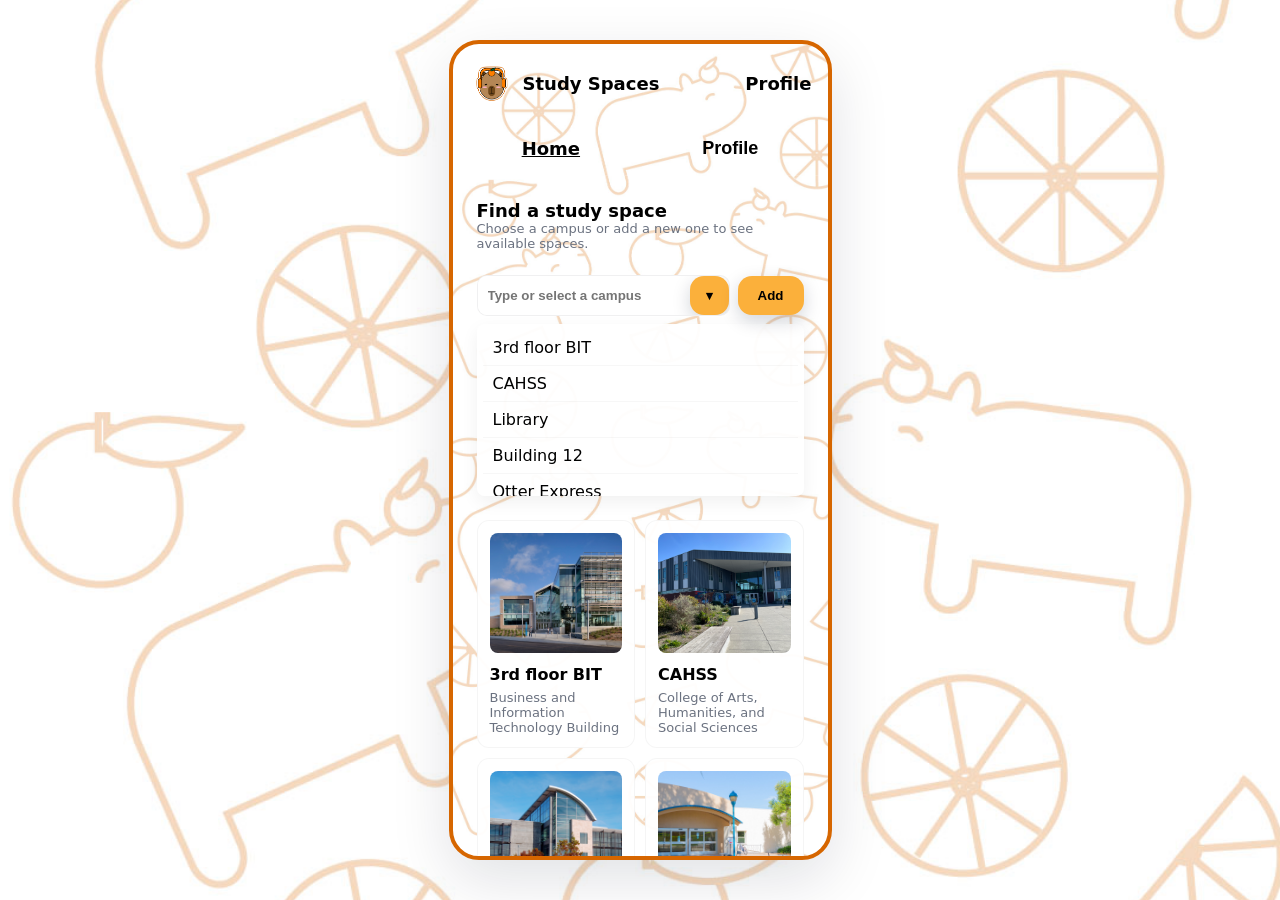
<file: studyspaces.html>
<!doctype html>
<html lang="en">
  <head>
    <meta charset="utf-8">
    <meta name="viewport" content="width=device-width, initial-scale=1">
    <title>CapyPal — Study Spaces</title>
    <link rel="stylesheet" href="style.css">
  </head>
  <body>
    <div class="app-shell">
      <div class="app-frame">
        <header class="header_home">
          <div class="left">
            <img src="CapyPal-Adhd-app_capy_icon.png" alt="capy" class="app-icon">
            <div class="title">Study Spaces</div>
          </div>
          <div class="right">Profile</div>
        </header>

        <nav class="top-nav">
          <a href="home.html" class="nav-item nav-home">Home</a>
          <button class="nav-item nav-profile">Profile</button>
        </nav>

        <main class="home-main">
          <section class="card plan-card">
            <div class="plan-top">
              <div class="plan-title">Find a study space</div>
              <div class="plan-sub">Choose a campus or add a new one to see available spaces.</div>
            </div>

            <div class="combo-container">
              <div class="combo-row">
                <div class="combo">
                  <input id="campusInput" class="combo-input" placeholder="Type or select a campus" aria-label="Campus input">
                  <button id="toggleList" class="btn outline" title="Show campuses">▾</button>
                </div>
                <button id="addCampusBtn" class="btn primary">Add</button>
              </div>
              <ul id="suggestions" class="combo-list" role="listbox" aria-label="Campus suggestions"></ul>
            </div>

            <div id="campusContainer" class="campus-grid">
              <!-- campus cards inserted here -->
            </div>

            <div id="spaceModal" class="space-modal hidden" role="dialog" aria-modal="true">
              <div class="space-modal-card">
                <button type="button" class="space-modal-close" id="spaceModalClose"></button>
                <img id="spaceModalImage" src="BIT_space.JPG" alt="Study space" class="space-modal-image" />
                <div class="space-modal-content">
                  <div class="space-modal-title" id="spaceModalTitle">Study Space</div>
                  <div class="space-modal-hours" id="spaceModalHours">Hours: 8am - 10pm</div>
                  <p class="space-modal-desc" id="spaceModalDesc">Explore the space and see available study hours.</p>
                </div>
              </div>
            </div>
          </section>
        </main>
      </div>
    </div>

    <script>
      (function(){
        // fixed campus cards with images and long labels per request
        let campuses = [
          { img: 'BIT.jpg', name: '3rd floor BIT', subtitle: 'Business and Information Technology Building', spaceImage: 'BIT_space.JPG', hours: 'Mon-Thu 8AM-10PM Fri 8AM-5PM Sat 10:30AM - 2:30PM Sun 2PM-6PM', status: 'Semi-Quiet Floor', description: 'Directions: Go to the elevator' },
          { img: 'CAHSS.JPG', name: 'CAHSS', subtitle: 'College of Arts, Humanities, and Social Sciences', spaceImage: 'CAHSS.JPG', hours: 'Mon- Fri 8AM-5PM', description: 'Semi-Quiet Space' },
          { img: 'Library(CSUMB).jpg', name: 'Library', subtitle: 'Tanimura and Antle Family Memorial Library', spaceImage: 'Library(CSUMB).jpg', status: '1rst and 2nd (Floor Talkative Floor) 3rd Floor (Quiet Floor)',hours: 'Mon-Thu 8AM-11PM Fri 8AM-5PM Sat 10AM - 5PM', description: 'Book Rooms: https://csumb.bookedscheduler.com/Web/' },
          { img: 'Student-Center.jpg', name: 'Building 12', subtitle: 'Student Center', spaceImage: 'StudentCenter_space.JPG', hours: '8AM - 5PM', description: 'Semi-Quiet Space' },
          { img: 'OE.jpeg', name: 'Otter Express', spaceImage: 'OE_space.JPG', hours: '11AM - 10PM', subtitle: 'Loud Space' }
        ];

        const input = document.getElementById('campusInput');
        const suggestions = document.getElementById('suggestions');
        const toggle = document.getElementById('toggleList');
        const addBtn = document.getElementById('addCampusBtn');
        const container = document.getElementById('campusContainer');

        function renderSuggestions(filter){
          suggestions.innerHTML='';
          const list = campuses.filter(c=>!filter || c.name.toLowerCase().includes(filter.toLowerCase()));
          if(list.length===0){
            const li = document.createElement('li'); li.className='combo-item disabled'; li.textContent='No matches'; suggestions.appendChild(li); return;
          }
          list.forEach(c=>{
            const li = document.createElement('li'); li.className='combo-item'; li.tabIndex=0; li.textContent=c.name;
            li.addEventListener('click', ()=>{ selectCampus(c.name); });
            li.addEventListener('keydown', (e)=>{ if(e.key==='Enter') selectCampus(c.name); });
            suggestions.appendChild(li);
          });
        }

        function renderCampuses(){
          container.innerHTML='';
          campuses.forEach(c=>{
            const card = document.createElement('div'); card.className='campus-card';
            if(c.img){
              const im = document.createElement('img'); im.src = c.img; im.alt = c.name; im.className='campus-img'; card.appendChild(im);
            }
            const title = document.createElement('div'); title.className='campus-title'; title.textContent=c.name;
            const desc = document.createElement('div'); desc.className='campus-desc'; desc.textContent=c.subtitle || 'Tap to view study spaces';
            card.appendChild(title); card.appendChild(desc);
            card.addEventListener('click', ()=> showSpaceModal(c));
            container.appendChild(card);
          });
        }

        function selectCampus(name){
          input.value = name;
          suggestions.innerHTML='';
          renderCampuses();
        }

        function addCampus(){
          const v = input.value.trim(); if(!v) return;
          // allow adding simple text campuses (no image)
          if(!campuses.find(x=>x.name.toLowerCase()===v.toLowerCase())) campuses.unshift({img:null,name:v,subtitle:''});
          sessionStorage.setItem('studyspaces_custom', JSON.stringify(campuses));
          input.value=''; renderSuggestions(); renderCampuses();
        }

        input.addEventListener('input', ()=>{ renderSuggestions(input.value); });
        input.addEventListener('focus', ()=>{ renderSuggestions(input.value); });
        toggle.addEventListener('click', ()=>{ if(suggestions.children.length) suggestions.innerHTML=''; else renderSuggestions(); });
        addBtn.addEventListener('click', addCampus);
        input.addEventListener('keydown', (e)=>{ if(e.key==='Enter'){ e.preventDefault(); addCampus(); } });

        // initial render
        // try to load any saved campuses (custom items) first
        try{
          const saved = JSON.parse(sessionStorage.getItem('studyspaces_custom'));
          if(Array.isArray(saved) && saved.length) campuses = saved.concat(campuses.filter(c=>!saved.find(s=>s.name===c.name)));
        }catch(e){}

        const spaceModal = document.getElementById('spaceModal');
        const spaceModalClose = document.getElementById('spaceModalClose');
        const spaceModalImage = document.getElementById('spaceModalImage');
        const spaceModalTitle = document.getElementById('spaceModalTitle');
        const spaceModalHours = document.getElementById('spaceModalHours');
        const spaceModalDesc = document.getElementById('spaceModalDesc');

        function showSpaceModal(campus) {
          spaceModalImage.src = campus.spaceImage || campus.img || 'BIT_space.JPG';
          spaceModalTitle.textContent = campus.name;
          spaceModalHours.textContent = `Hours: ${campus.hours || 'N/A'}`;
          spaceModalDesc.textContent = campus.description || campus.subtitle || 'View this space details.';
          spaceModal.classList.remove('hidden');
        }

        function closeSpaceModal() {
          spaceModal.classList.add('hidden');
        }

        spaceModalClose.addEventListener('click', closeSpaceModal);
        spaceModal.addEventListener('click', (e) => { if (e.target === spaceModal) closeSpaceModal(); });

        renderSuggestions();
        renderCampuses();
      })();
    </script>
  </body>
</html>
</file>
<file: style.css>
/* Base layout */
html,body{
    height:100%;
    margin:0;
    font-family:Inter,system-ui,-apple-system,Segoe UI,Roboto,'Helvetica Neue',Arial}
body{
    display:flex;
    justify-content:center;
    align-items:center;
    background:#f5f7fb;}

/* Entrance card */
.entrance{
    width:375px;
    height:812px;
    border-radius:30px;
    overflow:hidden;
    position:relative;
    box-shadow:0 10px 30px rgba(20,20,60,0.12);
    background:#000;}



.bg-video{width:100%;
    height:100%;
    object-fit:cover;
    display:block;}

/* Buttons centered */
.buttons{
    position:absolute;
    left:50%;
    bottom:80px;
    transform:translateX(-50%);
    display:flex;
    gap:14px;z-index:2;}

.btn{
    padding:12px 20px;
    border-radius:14px;
    font-weight:600;
    border:0;cursor:pointer;
    box-shadow:0 6px 18px rgba(11,22,50,0.18);}

.btn.primary{
    background:#FBB03B;
    color:#000;}

.btn.outline{
    background:rgba(255,255,255,0.9);
    color:#222;}

#toggleList{
    background:#FBB03B;
    color:#000;
    border:none;
    padding:12px 16px;
    border-radius:14px;
}

#toggleList:hover{
    background:#fbb03b;
}

.back-btn{
    background:#FBB03B;
    color:#000;
    border:none;
    box-shadow:none;
    display:inline-flex;
    align-items:center;
    gap:10px;
    padding:12px 16px;
    border-radius:18px;
    text-decoration:none;
}

.back-arrow{
    font-size:18px;
    line-height:1;
}

.progress-main,
.closet-main{
    padding:16px 16px 24px;
}

.progress-card,
.closet-card{
    background:rgba(255,255,255,0.95);
    border-radius:30px;
    padding:22px;
    box-shadow:0 20px 40px rgba(10,10,40,0.09);
    display:flex;
    flex-direction:column;
    gap:22px;
}

.progress-row,
.progress-top,
.closet-header{
    display:flex;
    align-items:center;
    justify-content:space-between;
    gap:16px;
}

.page-title{
    font-size:22px;
    font-weight:900;
    color:#111827;
}

.page-sub{
    font-size:14px;
    color:#4b5563;
    line-height:1.5;
    margin-top:6px;
}

.outfit-preview{
    display:flex;
    align-items:center;
    gap:14px;
    background:rgba(255,243,225,0.95);
    border-radius:20px;
    padding:14px;
    margin-top:16px;
}

.checkin-outfit{
    width:72px;
    height:72px;
    object-fit:contain;
    border-radius:20px;
    border:1px solid rgba(245,158,11,0.24);
    background:#fff;
}

.outfit-label{
    font-weight:800;
    color:#111827;
}

.outfit-note{
    font-size:13px;
    color:#6b7280;
    line-height:1.4;
}

.progress-avatar,
.closet-avatar{
    width:104px;
    height:104px;
    object-fit:cover;
    border-radius:24px;
}

.hp-card{
    background:#fff3e1;
    border-radius:22px;
    padding:18px;
    display:flex;
    flex-direction:column;
    gap:14px;
}

.hp-header{
    display:flex;
    justify-content:space-between;
    align-items:center;
    gap:12px;
}

.stat-label{
    font-size:12px;
    font-weight:700;
    color:#6b7280;
    text-transform:uppercase;
    letter-spacing:0.12em;
}

.stat-value{
    font-size:22px;
    font-weight:900;
    color:#111827;
}

.hp-badge{
    background:rgba(255,255,255,0.9);
    color:#92400e;
    padding:8px 12px;
    border-radius:14px;
    font-size:12px;
    font-weight:800;
}

.hp-bar-wrapper{
    background:#fff;
    border-radius:14px;
    padding:6px;
}

.hp-bar{
    height:16px;
    border-radius:12px;
    background:linear-gradient(90deg,#FBB03B,#FF8A4B);
}

.progress-grid{
    display:grid;
    grid-template-columns:1fr 1fr;
    gap:12px;
}

.progress-item{
    background:#fff;
    border-radius:18px;
    padding:16px;
    border:1px solid rgba(245,158,11,0.18);
}

.item-label{
    font-size:12px;
    color:#6b7280;
    text-transform:uppercase;
    letter-spacing:0.12em;
    margin-bottom:8px;
}

.item-value{
    font-size:18px;
    font-weight:900;
    color:#111827;
}

.progress-actions{
    display:flex;
    gap:12px;
    align-items:center;
    flex-wrap:wrap;
}

.icon-link{
    display:inline-flex;
    align-items:center;
    justify-content:center;
    width:52px;
    height:52px;
    border-radius:18px;
    background:#fff3e1;
    color:#92400e;
    box-shadow:0 10px 16px rgba(251,176,59,0.12);
    text-decoration:none;
    font-size:22px;
}

.icon-link.small{
    width:auto;
    padding:12px 14px;
    gap:8px;
    font-size:16px;
}

.icon-link span{
    font-size:12px;
    color:#4b5563;
    display:block;
}

.progress-note{
    font-size:13px;
    color:#4b5563;
    flex:1;
    min-width:150px;
}

.closet-preview{
    display:flex;
    flex-direction:column;
    gap:16px;
}

.section-header{
    display:flex;
    align-items:center;
    justify-content:space-between;
    gap:12px;
}

.section-title{
    font-size:18px;
    font-weight:900;
    color:#111827;
}

.share-card{
    background:rgba(255,255,255,0.95);
    border-radius:22px;
    padding:18px;
    border:1px solid rgba(245,158,11,0.18);
    margin-top:18px;
}

.share-header{
    display:flex;
    align-items:flex-start;
    justify-content:space-between;
    gap:12px;
    margin-bottom:16px;
}

.share-sub{
    font-size:13px;
    color:#6b7280;
    line-height:1.5;
    margin-top:6px;
}

.share-input-row{
    display:flex;
    gap:10px;
    align-items:center;
    flex-wrap:wrap;
    margin-bottom:14px;
}

.share-input-row input{
    flex:1;
    min-width:180px;
    border-radius:18px;
    border:1px solid rgba(15,23,42,0.12);
    padding:12px 14px;
    font-size:14px;
    outline:none;
}

.share-list{
    display:grid;
    grid-template-columns:repeat(auto-fit,minmax(140px,1fr));
    gap:10px;
}

.share-chip{
    padding:12px 14px;
    background:rgba(251,176,59,0.12);
    border-radius:16px;
    color:#111827;
    font-size:14px;
    font-weight:700;
    word-break:break-word;
}

.share-empty{
    color:#6b7280;
    font-size:13px;
}

.link-text{
    color:#FBB03B;
    font-weight:800;
    text-decoration:none;
}

.closet-list{
    display:grid;
    grid-template-columns:repeat(2,minmax(0,1fr));
    gap:12px;
}

.closet-item{
    background:rgba(255,255,255,0.95);
    border-radius:18px;
    padding:14px;
    display:flex;
    flex-direction:column;
    gap:10px;
    align-items:center;
    text-align:center;
    border:1px solid rgba(15,23,42,0.06);
}

.closet-item img{
    width:100%;
    height:100px;
    object-fit:cover;
    border-radius:16px;
}

.closet-item strong{
    font-size:14px;
    color:#111827;
}

.closet-item small{
    color:#6b7280;
    font-size:12px;
}

@media (max-width:420px){
    .progress-grid,
    .closet-list{
        grid-template-columns:1fr;
    }
    .progress-row,
    .progress-top,
    .closet-header,
    .section-header{
        flex-direction:column;
        align-items:flex-start;
    }
    .progress-avatar,
    .closet-avatar{
        width:88px;
        height:88px;
    }
}

/* Page background pattern (subtle) */
body{
    background-image: url('white_orange_pattern.jpg');
    background-size:cover;
    background-position:center;
}

/* App shell for home (mobile frame) */
.app-shell{
    display:flex;
    justify-content:center;
    align-items:center;
    height:100vh;}

.app-frame{width:375px;
    height:812px;
    background-color:#F7931E;
    background-image: url('white_orange_pattern.jpg');
    background-size: cover;
    background-position: center;
    background-repeat: no-repeat;
    border:4px solid #D66600;
    border-radius:30px;
    box-shadow:0 20px 60px rgba(10,20,40,0.12);
    overflow:hidden;
    display:flex;
    flex-direction:column;
    position:relative;}

.header_home{
    display:flex;
    justify-content:space-between;
    align-items:center;
    padding:16px;}

.header_home .app-icon{
    width:46px;
    height:46px;
    border-radius:12px;}

.header_home .title{font-weight:800;margin-left:8px;color:#000;font-size:18px}
.header_home .left{display:flex;align-items:center}
.header_home .right{font-size:18px;font-weight:800;color:#000}
.avatar{width:42px;height:42px;border-radius:10px}

.home-main{
    padding:12px;
    flex:1;
    overflow:auto;
}

.actions-grid{
    display:grid;
    grid-template-columns:repeat(2,1fr);
    gap:12px;
    margin-bottom:14px
}
.action-btn{
    background:#fff;
    border-radius:12px;
    padding:12px;
    display:flex;
    flex-direction:column;
    align-items:center;
    gap:8px;
    border:1px solid #f1f5f9;
}

.action-btn img{
    width:72px;
    height:72px;
    object-fit:contain;
}

/* Top navigation inside the frame */
.top-nav{display:flex;gap:8px;justify-content:space-around;padding:8px 12px;border-bottom:1px solid rgba(255,255,255,0.15);align-items:center}
.top-nav .nav-item{background:transparent;border:0;padding:8px 12px;border-radius:10px;color:#000;font-size:18px;font-weight:800}
.top-nav .nav-item.active{background:rgba(255,255,255,0.12);color:#000}
.nav-icon{width:28px;height:28px}

/* Games page styles */
.game-grid{
    display:grid;
    grid-template-columns:1fr 1fr;
    gap:18px 14px;
    padding:12px 12px 18px;
    border-radius:28px;
    background:transparent;
}
.game-card{
    background:rgba(255,255,255,0.96);
    border-radius:22px;
    padding:0;
    display:flex;
    flex-direction:column;
    align-items:center;
    gap:0;
    border:1px solid rgba(10,10,20,0.05);
    box-shadow:0 14px 28px rgba(15,23,42,0.06);
    overflow:hidden;
}
.game-card img{
    width:100%;
    height:132px;
    object-fit:cover;
    border-radius:0;
    display:block;
}
.game-title{
    width:100%;
    padding:14px 12px 6px;
    text-align:center;
    font-size:18px;
    font-weight:900;
    line-height:1.05;
}
.game-desc{
    width:100%;
    padding:0 12px 14px;
    font-size:12px;
    line-height:1.25;
    color:#6b7280;
    text-align:center;
}
.play-btn{width:100%;margin-top:0}
.game-grid .game-card .game-title,
.game-grid .game-card .game-desc{
    width:100%;
    text-align:center;
}
.game-grid .play-btn{
    width:calc(100% - 20px);
    min-height:48px;
    margin:0 10px 12px;
    align-self:center;
    display:inline-flex;
    align-items:center;
    justify-content:center;
    text-align:center;
    border-radius:18px;
    background:#FBB03B;
    color:#000;
    box-shadow:none;
}

@media (max-width:420px){.game-grid{grid-template-columns:1fr}}

/* Recording action */
.recording-action{padding:12px;display:flex;justify-content:center}
.record-btn{display:flex;flex-direction:column;align-items:center;text-decoration:none}
.record-btn img{width:86px;height:86px}
.record-label{margin-top:8px;font-weight:700;color:#fff}

.recording-main{padding:16px 16px 24px}
.recording-card{padding:0}
.recording-bg{position:relative;background:url('recording_background.jpg') center/cover no-repeat;border-radius:30px;overflow:hidden;min-height:640px;display:flex;align-items:center;justify-content:center}
.recording-overlay{background:rgba(0,0,0,0.35);padding:28px;border-radius:30px;width:100%;max-width:360px;box-sizing:border-box;}
.recording-header{display:flex;align-items:flex-start;justify-content:space-between;gap:16px;margin-bottom:24px}
.recording-title{font-size:24px;font-weight:900;color:#fff;line-height:1.1}
.recording-sub{font-size:14px;color:rgba(255,255,255,0.9);margin-top:8px;max-width:220px}
.recording-panel{display:flex;align-items:center;gap:20px;margin-bottom:28px}
.recording-avatar{width:110px;height:110px;object-fit:cover;border-radius:28px;border:4px solid rgba(255,255,255,0.35);background:#fff}
.recording-status{display:flex;flex-direction:column;gap:8px}
.status-label{font-size:18px;font-weight:800;color:#fff}
.status-note{font-size:13px;color:rgba(255,255,255,0.85);max-width:220px}
.recording-action{flex-direction:column;gap:14px;align-items:center}
.record-btn-action{min-width:220px}
.recording-active{background:#FF8A00;color:#000}
.recording-timer{font-size:13px;color:rgba(255,255,255,0.86);font-weight:700}

@media (max-width:420px){
  .recording-bg{min-height:560px}
  .recording-overlay{padding:20px}
  .recording-panel{flex-direction:column;align-items:flex-start}
  .recording-avatar{width:92px;height:92px}
  .recording-header{flex-direction:column;align-items:flex-start}
}

.btn-label{
    font-weight:700;
    font-size:13px;}

.checkon{padding:12px}

.checkon.card{
    background:linear-gradient(90deg,#fff,#fff);
    border-radius:14px}

.checkon-inner{
    display:flex;
    gap:12px;
    align-items:center;
    flex-direction:column;
    align-items:center;
    position:relative;
}

.checkon-img{
        width:320px;
        height:320px;
        object-fit:contain;
        border-radius:12px;
}

@media (max-width:420px){
    .checkon-img{width:220px;height:220px}
}
.checkon-content{width:100%;display:flex;justify-content:center;margin-top:12px}
.checkon-content{
    flex-direction:column;
    align-items:center;
    gap:12px;
}
.capy-status-note{
    max-width:220px;
    background:#fff8ef;
    color:#5b4a3d;
    border:2px solid rgba(245,158,11,0.2);
    border-radius:22px;
    padding:12px 14px;
    text-align:center;
    font-size:14px;
    line-height:1.35;
    font-weight:700;
    box-shadow:0 10px 18px rgba(245,158,11,0.08);
    position:absolute;
    top:22px;
    right:22px;
    z-index:2;
}
.capy-status-note::after{
    content:"";
    position:absolute;
    right:30px;
    transform:rotate(45deg);
    bottom:-9px;
    width:18px;
    height:18px;
    background:#fff8ef;
    border-right:2px solid rgba(245,158,11,0.2);
    border-bottom:2px solid rgba(245,158,11,0.2);
}
@media (max-width:420px){
    .capy-status-note{
        max-width:190px;
        top:14px;
        right:10px;
        font-size:13px;
    }
}
.checkon-title{font-weight:800;margin-bottom:6px;text-align:center}
.checkon-sub{font-size:13px;color:#6b7280;margin-bottom:8px;text-align:center}
.bottom-nav{display:flex;gap:8px;justify-content:space-around;padding:12px;border-top:1px solid #f1f5f9}
.nav-item{background:transparent;border:0;padding:8px 12px;border-radius:10px}
.nav-item.active{background:linear-gradient(135deg,#FBB03B,#FF8A4B);color:#000}

.mood-grid{display:grid;grid-template-columns:repeat(3,minmax(0,1fr));gap:10px}
.mood-option{background:#fff8f0;border:1px solid rgba(245,158,11,0.18);border-radius:18px;padding:18px 12px;display:flex;flex-direction:column;align-items:center;gap:8px;color:#111827;font-weight:800;font-size:14px;cursor:pointer;transition:transform .18s ease,box-shadow .18s ease,background .18s ease,border .18s ease}
.mood-option:hover{transform:translateY(-1px);box-shadow:0 8px 20px rgba(251,176,59,0.14)}
.mood-option span{font-size:12px;color:#6b7280}
.mood-option.active{background:#FBB03B;color:#000;border-color:#FBB03B;box-shadow:0 14px 22px rgba(251,176,59,0.16)}
.quick-actions{display:grid;grid-template-columns:repeat(3,minmax(0,1fr));gap:10px}
.quick-pill{border:none;border-radius:16px;background:#fff3e1;color:#92400e;padding:12px 10px;font-weight:700;cursor:pointer;box-shadow:0 10px 18px rgba(245,158,11,0.12);transition:transform .18s ease,background .18s ease,color .18s ease}
.quick-pill:hover{transform:translateY(-1px)}
.quick-pill.active{background:#FBB03B;color:#000;box-shadow:0 14px 22px rgba(251,176,59,0.16)}
.duration-panel{background:rgba(255,255,255,0.95);border-radius:22px;padding:16px;display:flex;flex-direction:column;gap:14px;border:1px solid rgba(245,158,11,0.18)}
.duration-controls{display:grid;grid-template-columns:repeat(3,minmax(0,1fr));gap:10px}
.duration-row{display:flex;flex-direction:column;gap:8px;font-size:12px;font-weight:700;color:#6b7280}
.duration-row input{appearance:none;border:1px solid rgba(15,23,42,0.12);border-radius:16px;padding:10px;text-align:center;font-size:14px;font-weight:700;color:#111827;background:#fff}
.selected-details{font-size:13px;color:#374151;font-weight:700}
.hidden{display:none!important}

.lock-overlay{
    position:fixed;
    inset:0;
    background:rgba(15,23,42,0.8);
    display:flex;
    align-items:center;
    justify-content:center;
    z-index:999;
}

.lock-panel{
    background:#fff;
    border-radius:28px;
    padding:28px;
    width:min(90vw,380px);
    text-align:center;
    box-shadow:0 25px 60px rgba(0,0,0,0.25);
}

.lock-title{
    font-size:20px;
    font-weight:900;
    color:#111827;
    margin-bottom:10px;
}

.lock-sub{
    font-size:14px;
    color:#6b7280;
    margin-bottom:18px;
}

.lock-spinner{
    width:48px;
    height:48px;
    border:5px solid rgba(251,176,59,0.3);
    border-top-color:#FBB03B;
    border-radius:50%;
    animation:spin 1s linear infinite;
    margin:0 auto;
}

@keyframes spin{
    to { transform: rotate(360deg); }
}

@media (max-width:420px){.app-frame{transform:scale(0.93)}}

/* Plan / Calendar styles */
.plan-card{padding:12px;display:flex;flex-direction:column;gap:12px}
.plan-top .plan-title{font-weight:900;font-size:18px}
.plan-top .plan-sub{font-size:13px;color:#6b7280}
.calendar{background:rgba(255,255,255,0.95);border-radius:12px;padding:10px}
.calendar-header{display:flex;align-items:center;justify-content:space-between;margin-bottom:8px}
.month-label{font-weight:800}
.calendar-header .btn{
    color: #000;
    border: none;
    background: transparent;
    padding: 6px 10px;
    font-size: 20px;
}
/* month-shortcuts removed - arrows handle month navigation */
.weekday-row{display:grid;grid-template-columns:repeat(7,1fr);text-align:center;font-size:12px;color:#6b7280;margin-bottom:6px}
.calendar-grid{display:grid;grid-template-columns:repeat(7,1fr);gap:6px}
.calendar-day{background:transparent;padding:8px;border-radius:8px;text-align:center;min-height:56px;display:flex;flex-direction:column;justify-content:flex-start;align-items:center}
.calendar-day.inactive{opacity:0.35}
.calendar-day.selected{background:linear-gradient(135deg,#fff7eb,#fff2dd)}
.calendar-day .date-num{font-weight:800}
.day-plan{margin-top:8px;padding:12px}
.day-header{font-weight:800;margin-bottom:6px}

/* Study spaces combobox and cards */
.combo-container{margin-top:12px}
.combo-row{display:flex;gap:8px;align-items:center}
.combo{display:flex;flex:1;border-radius:10px;overflow:hidden;border:1px solid rgba(10,10,20,0.06);background:#fff}
.combo-input{flex:1;padding:10px;border:0;outline:none;font-weight:600}
.combo-list{list-style:none;padding:6px;margin:8px 0 0 0;border-radius:8px;background:rgba(255,255,255,0.95);box-shadow:0 6px 18px rgba(10,10,20,0.06);max-height:160px;overflow:auto}
.combo-item{padding:8px 10px;border-bottom:1px solid rgba(10,10,20,0.03);cursor:pointer}
.combo-item.disabled{color:#9ca3af;cursor:default}
.combo-item:focus{outline:none;background:rgba(0,0,0,0.04)}

.campus-grid{display:grid;grid-template-columns:1fr 1fr;gap:10px;margin-top:12px}
.campus-card{background:rgba(255,255,255,0.95);padding:12px;border-radius:12px;border:1px solid rgba(10,10,20,0.04);cursor:pointer;transition:transform .18s ease,box-shadow .18s ease}
.campus-card:hover{transform:translateY(-2px);box-shadow:0 16px 35px rgba(10,10,20,0.08)}
.campus-title{font-weight:800;margin-bottom:6px}
.campus-desc{font-size:13px;color:#6b7280}

.campus-img{width:100%;height:120px;object-fit:cover;border-radius:8px;margin-bottom:8px}

.space-modal{position:fixed;inset:0;background:rgba(15,23,42,0.75);display:flex;align-items:center;justify-content:center;z-index:999;padding:18px}
.space-modal-card{background:#fff;border-radius:30px;overflow:hidden;width:min(95vw,420px);max-height:90vh;box-shadow:0 30px 90px rgba(0,0,0,0.25);position:relative}
.space-modal-close{position:absolute;top:16px;right:16px;border:none;background:rgba(0,0,0,0.08);color:#111827;font-size:24px;width:42px;height:42px;border-radius:50%;cursor:pointer}
.space-modal-image{width:100%;height:220px;object-fit:cover;background:#f3f4f6}
.space-modal-content{padding:18px 20px 24px;display:flex;flex-direction:column;gap:10px}
.space-modal-title{font-size:20px;font-weight:900;color:#111827}
.space-modal-hours{font-size:14px;font-weight:700;color:#FBB03B}
.space-modal-desc{font-size:13px;color:#6b7280;line-height:1.6}

@media (max-width:420px){.space-modal-card{width:100%;height:100%;max-height:none;border-radius:24px}.space-modal-image{height:180px}}

/* Smaller meet-capy image on checkoncapy page */
.meet-img{width:160px;height:160px;object-fit:contain;margin-bottom:2px}

/* secondary capy image on checkoncapy page */
.secondary-img{width:300px;height:300px;object-fit:contain;margin:5px auto 0;display:block}


/* Hero overlay on entrance video */
.hero-overlay{
    position:absolute;
    inset:0;
    display:flex;
    flex-direction:column;
    align-items:center;
    justify-content:center;
    color:#fff;
    padding:28px;
    text-align:center;
    z-index:3
}
.hero-overlay .brand{
    position:absolute;
    top:22px;
    left:20px;
    display:flex;
    align-items:center;
    gap:10px
}
.hero-overlay .logo{
    width:44px;
    height:44px;
    border-radius:10px;
    background:linear-gradient(135deg,#FBB03B,#FF8A4B);
    display:flex;
    align-items:center;
    justify-content:center;
    font-weight:800;
    color:#fff
}
.brand-text .brand-title{
    font-weight:800;
    font-size:16px
}
.brand-text .brand-sub{
    font-size:12px;
    opacity:0.9
}
.hero-title{
    font-size:28px;
    margin:0 0 10px 0;
    font-weight:900;
    max-width:320px
}
.hero-subtitle{
    max-width:320px;
    margin:0 0 16px 0;
    opacity:0.95
}
.hero-ctas{
    display:flex;
    flex-direction:column;
    gap:10px;
    width:100%;
    max-width:320px
}
.btn.outline{
    background:rgba(255,255,255,0.12);
    color:#fff;
    border:1px solid rgba(255,255,255,0.18)
}
.btn.secondary{
    background:transparent;
    color:#fff;
    border:1px solid rgba(255,255,255,0.12)
}
.disclaimer{
    font-size:11px;
    opacity:0.9;
    margin-top:12px
}

@media (min-width:900px){.hero-overlay{transform:scale(0.98)}}

/* Ensure calendar prev/next arrows are plain black and not boxed (override other .btn.outline rules) */
.calendar-header #prevMonth,
.calendar-header #nextMonth{
    background: transparent !important;
    border: none !important;
    color: #000 !important;
    font-size: 22px !important;
    padding: 4px 8px !important;
    box-shadow: none !important;
    cursor: pointer;
}

/* Music page styles */
.music-hero{background:rgba(255,255,255,0.95);border-radius:12px;padding:10px}
.track.card{background:rgba(255,255,255,0.95);border-radius:12px;padding:10px;border:1px solid rgba(10,10,20,0.04)}
.play-btn{min-width:76px}

/* Modal / overlay for login & signup */
.modal-backdrop{
    position:fixed;
    inset:0;
    background:rgba(0,0,0,0.45);
    display:flex;
    align-items:center;
    justify-content:center;
    z-index:9999;
}
.modal{
    background:#fff;
    padding:20px;
    border-radius:14px;
    width: min(420px, calc(100% - 40px));
    box-shadow:0 18px 40px rgba(10,10,30,0.25);
}
.modal h2{margin:0 0 12px;font-size:18px;font-weight:800}
.input{display:block;width:100%;padding:10px 12px;border-radius:10px;border:1px solid rgba(10,10,20,0.06);margin-bottom:10px;font-size:14px}
.modal .actions{display:flex;gap:8px;justify-content:flex-end;margin-top:8px}
.modal .actions .btn{padding:10px 14px;border-radius:10px}
.modal .actions .btn.outline{background:transparent;border:1px solid rgba(10,10,20,0.06);color:#222}
.modal .actions .btn.primary{background:#FBB03B;color:#000;border:0}

.remember-row{display:flex;align-items:center;gap:8px;margin-top:6px}
.remember-row input[type="checkbox"]{width:16px;height:16px}
.remember-row label{font-size:13px;color:#374151}

/* Hopping Capy game styles */
.game-card{background:rgba(255,255,255,0.95);border-radius:12px;padding:0;border:1px solid rgba(10,10,20,0.04);overflow:hidden}
.game-area{position:relative;width:100%;height:400px;overflow:hidden;border-radius:12px 12px 0 0}
.game-bg{width:100%;height:100%;object-fit:cover;display:block}
.capy{position:absolute;bottom:20px;left:50%;transform:translateX(-50%);width:80px;height:80px;object-fit:contain;cursor:pointer;transition:transform 0.3s ease;z-index:10}
.capy.hop{animation:hop 0.6s ease-in-out}
@keyframes hop{
  0%, 100% { transform: translateX(-50%) translateY(0); }
  50% { transform: translateX(-50%) translateY(-40px); }
}
.game-controls{padding:16px;display:flex;flex-direction:column;gap:8px;align-items:center}
.recording-status{font-size:13px;color:#6b7280;margin-top:4px}
</file>
